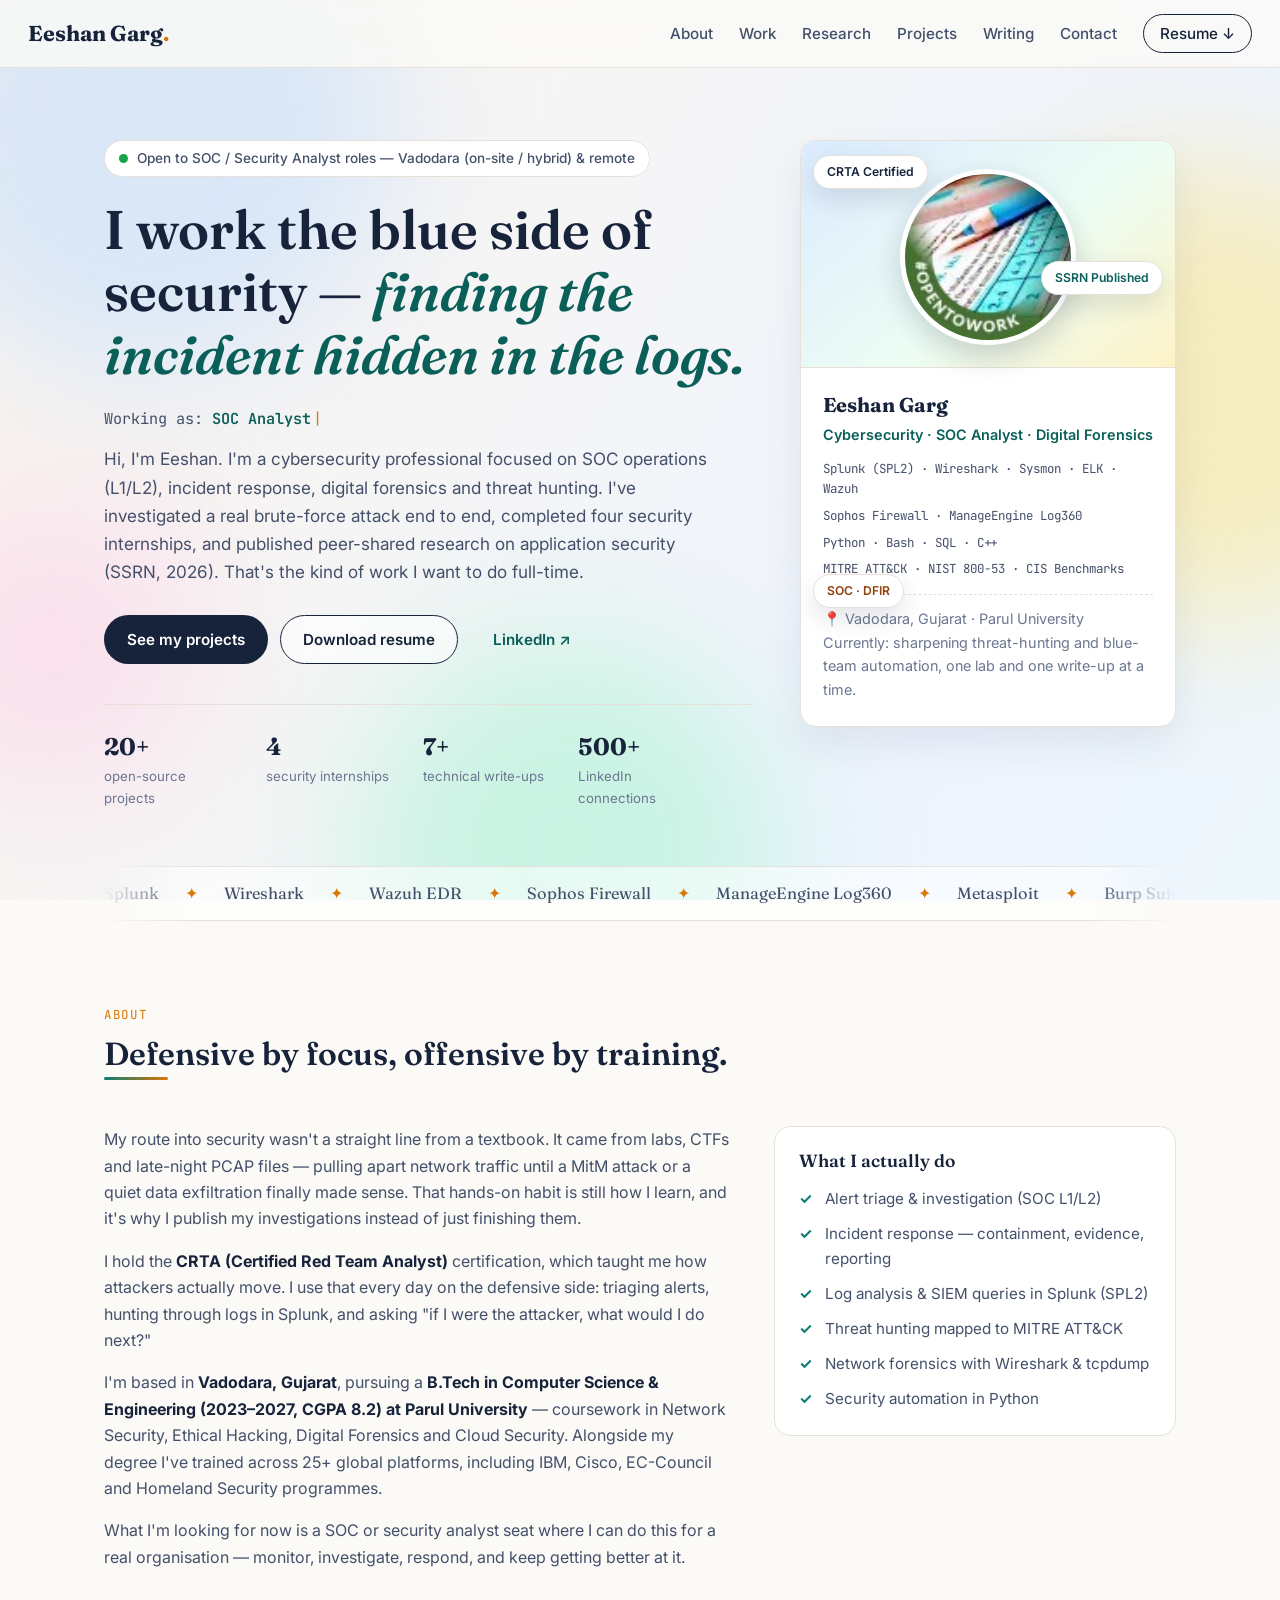
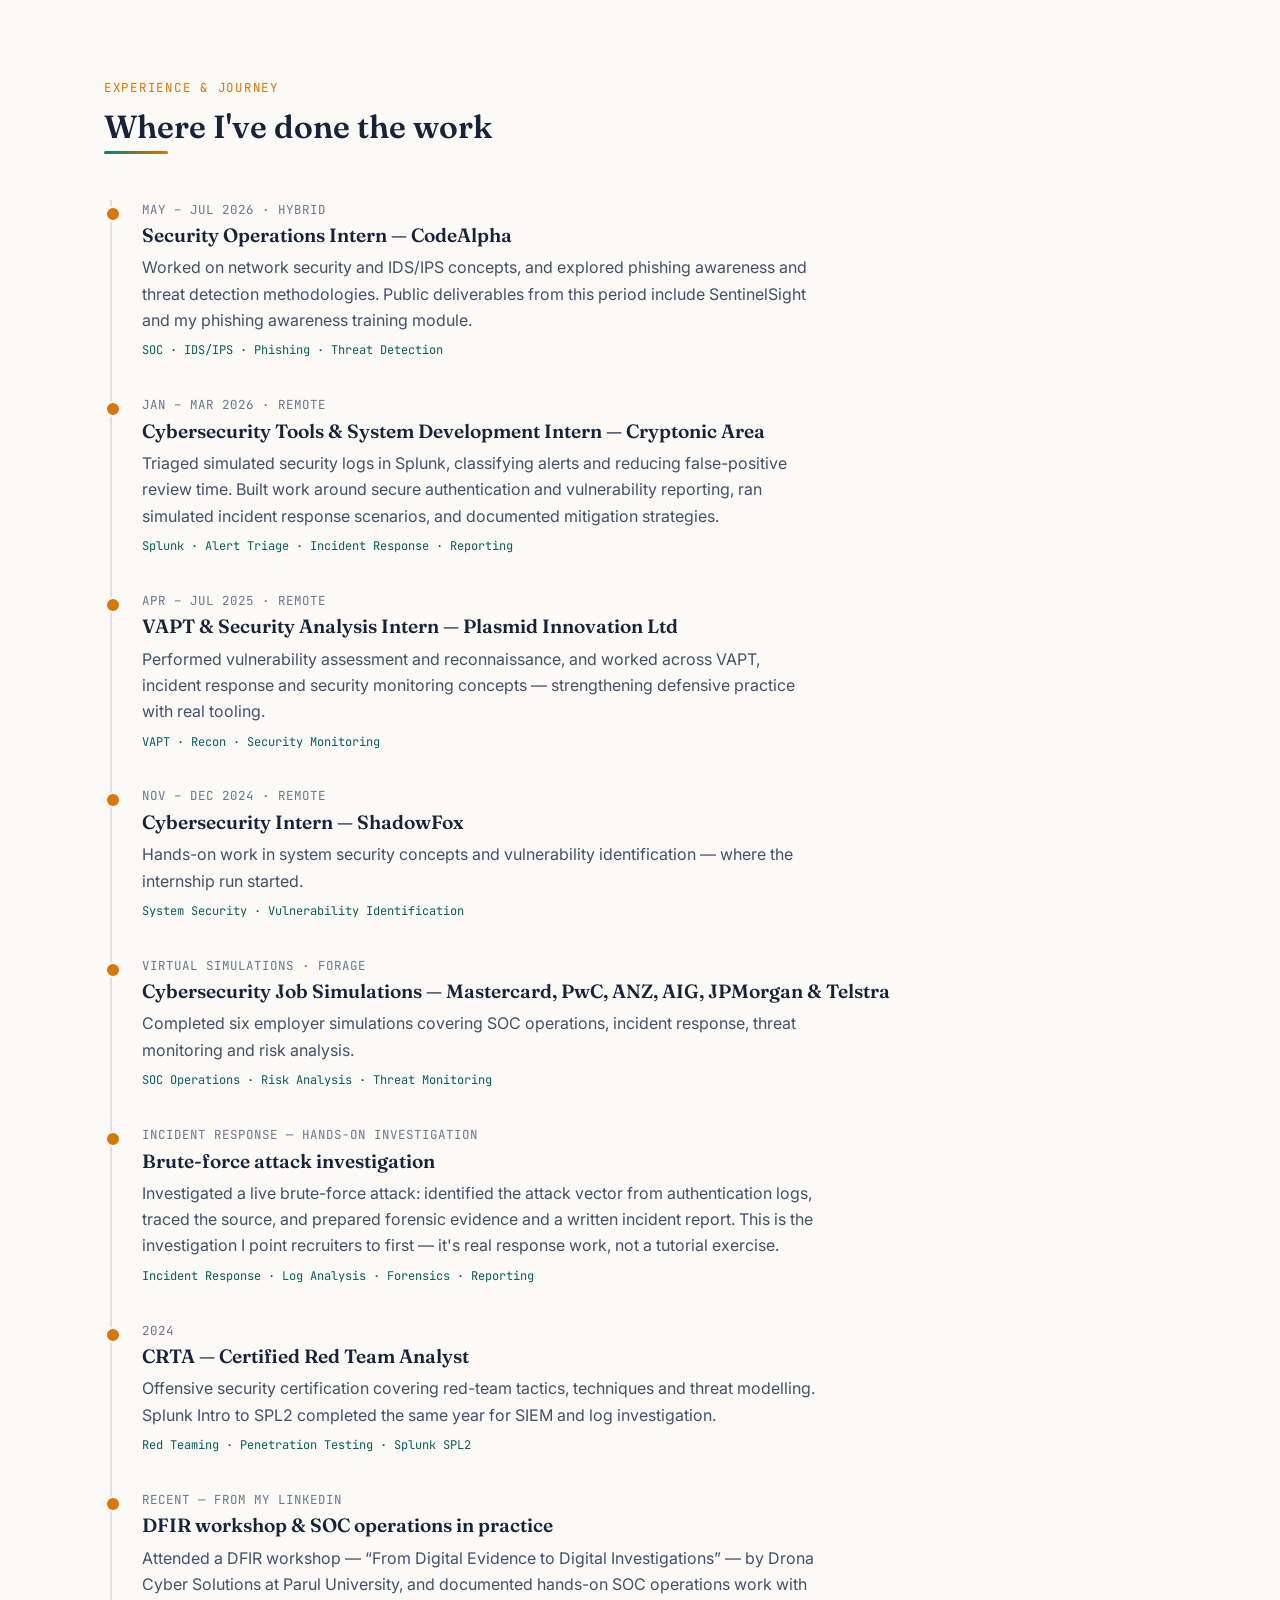
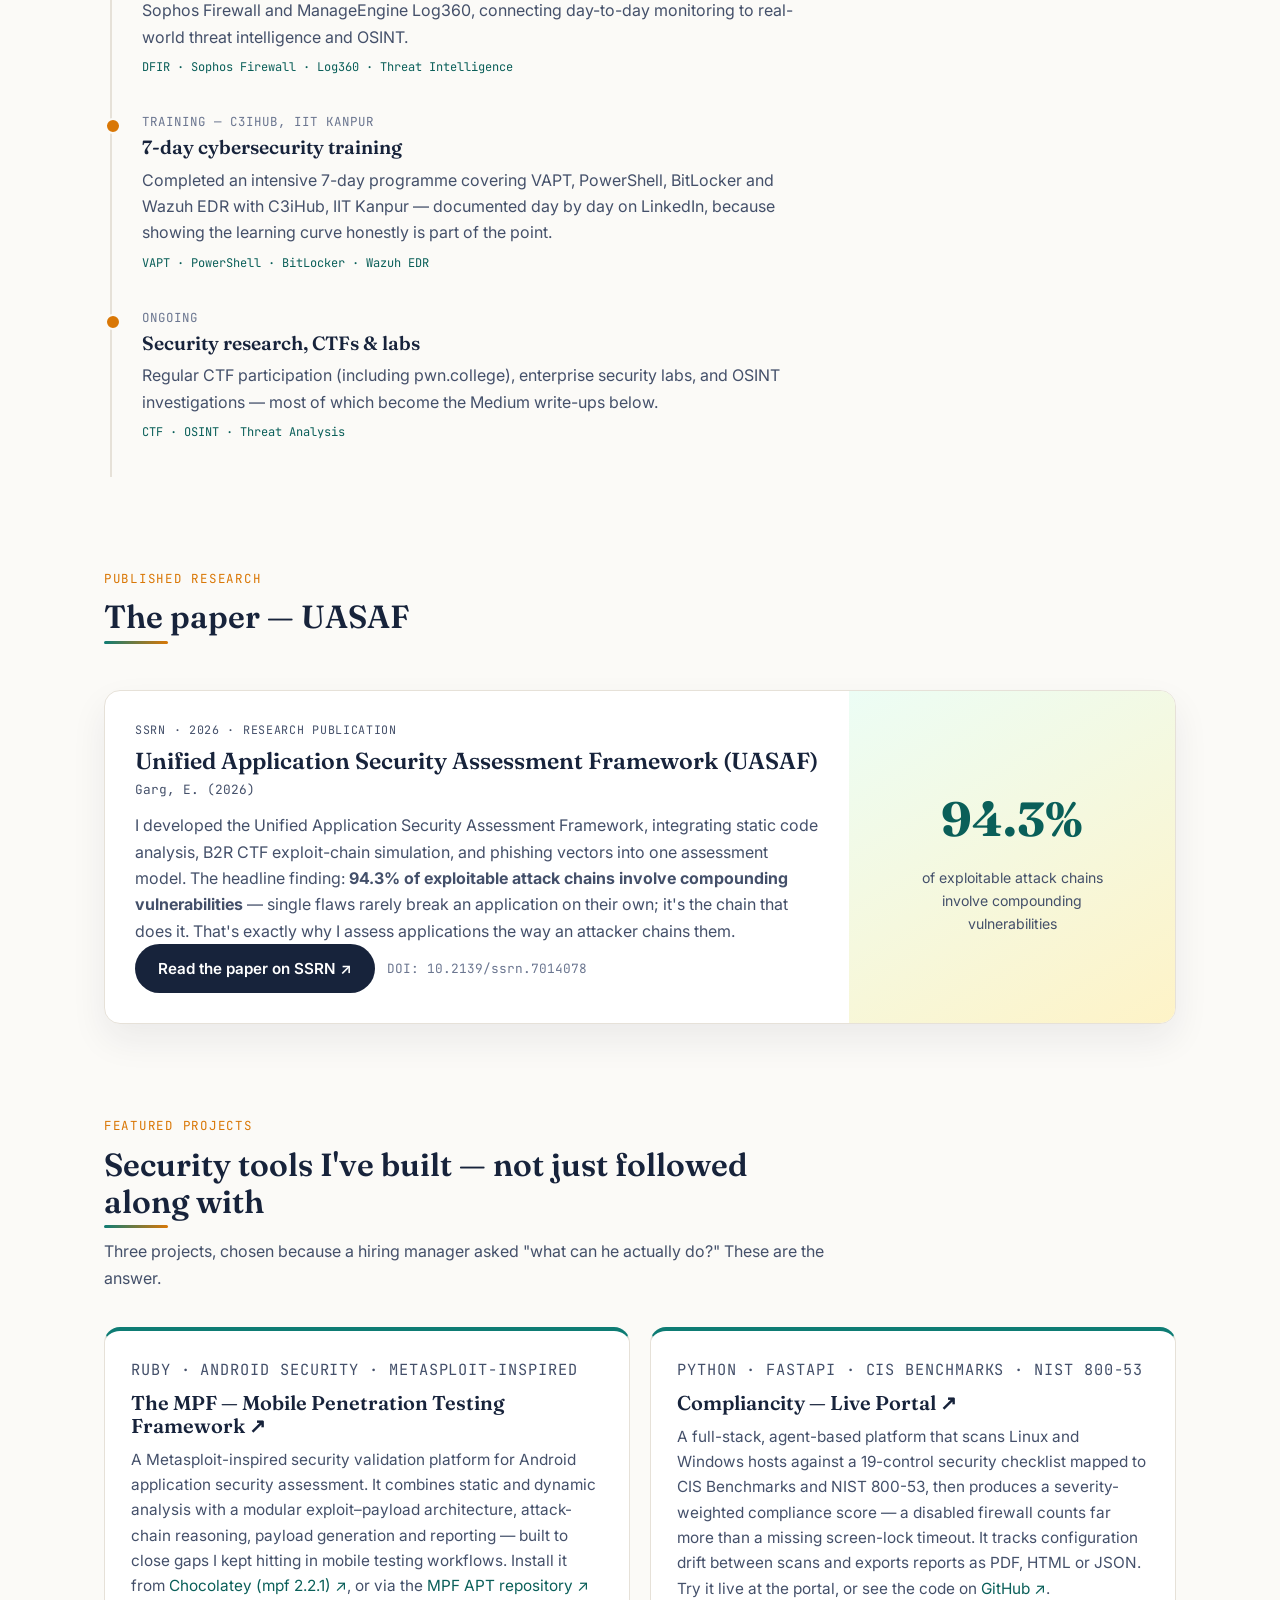
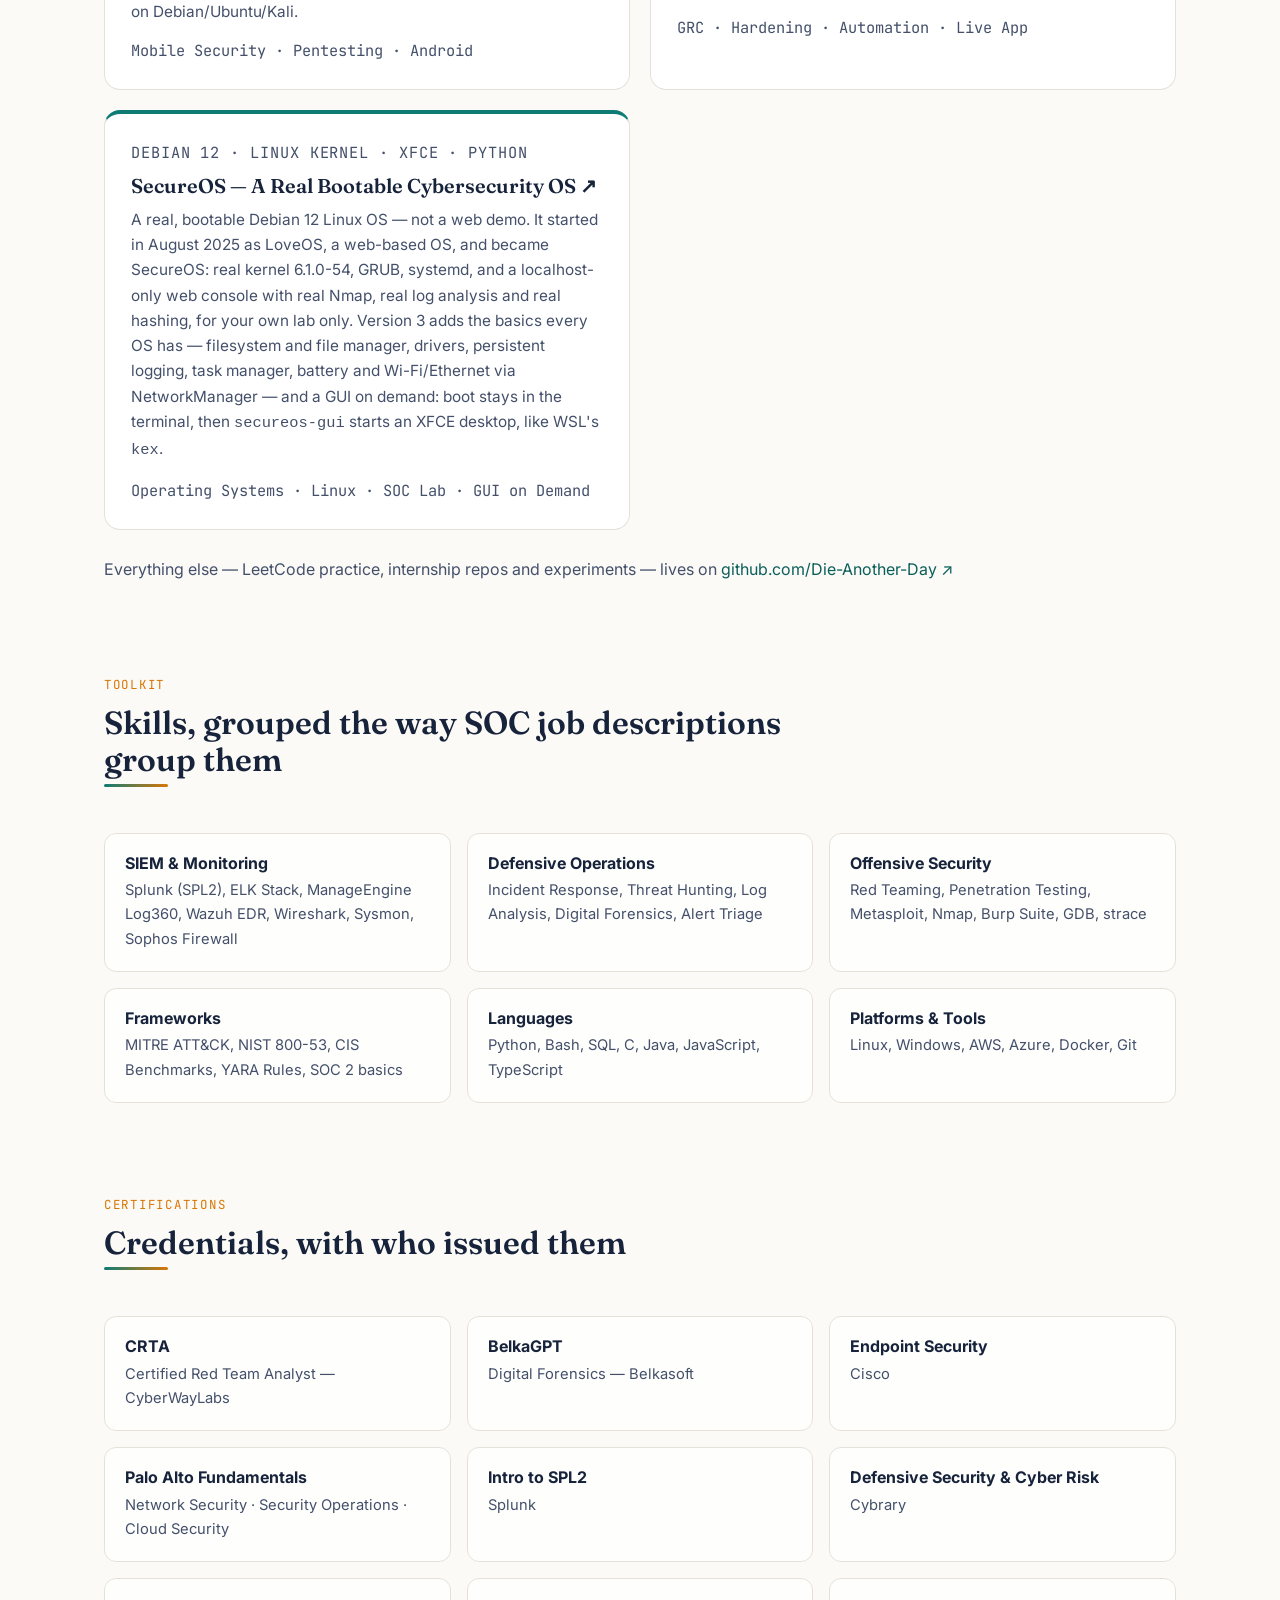
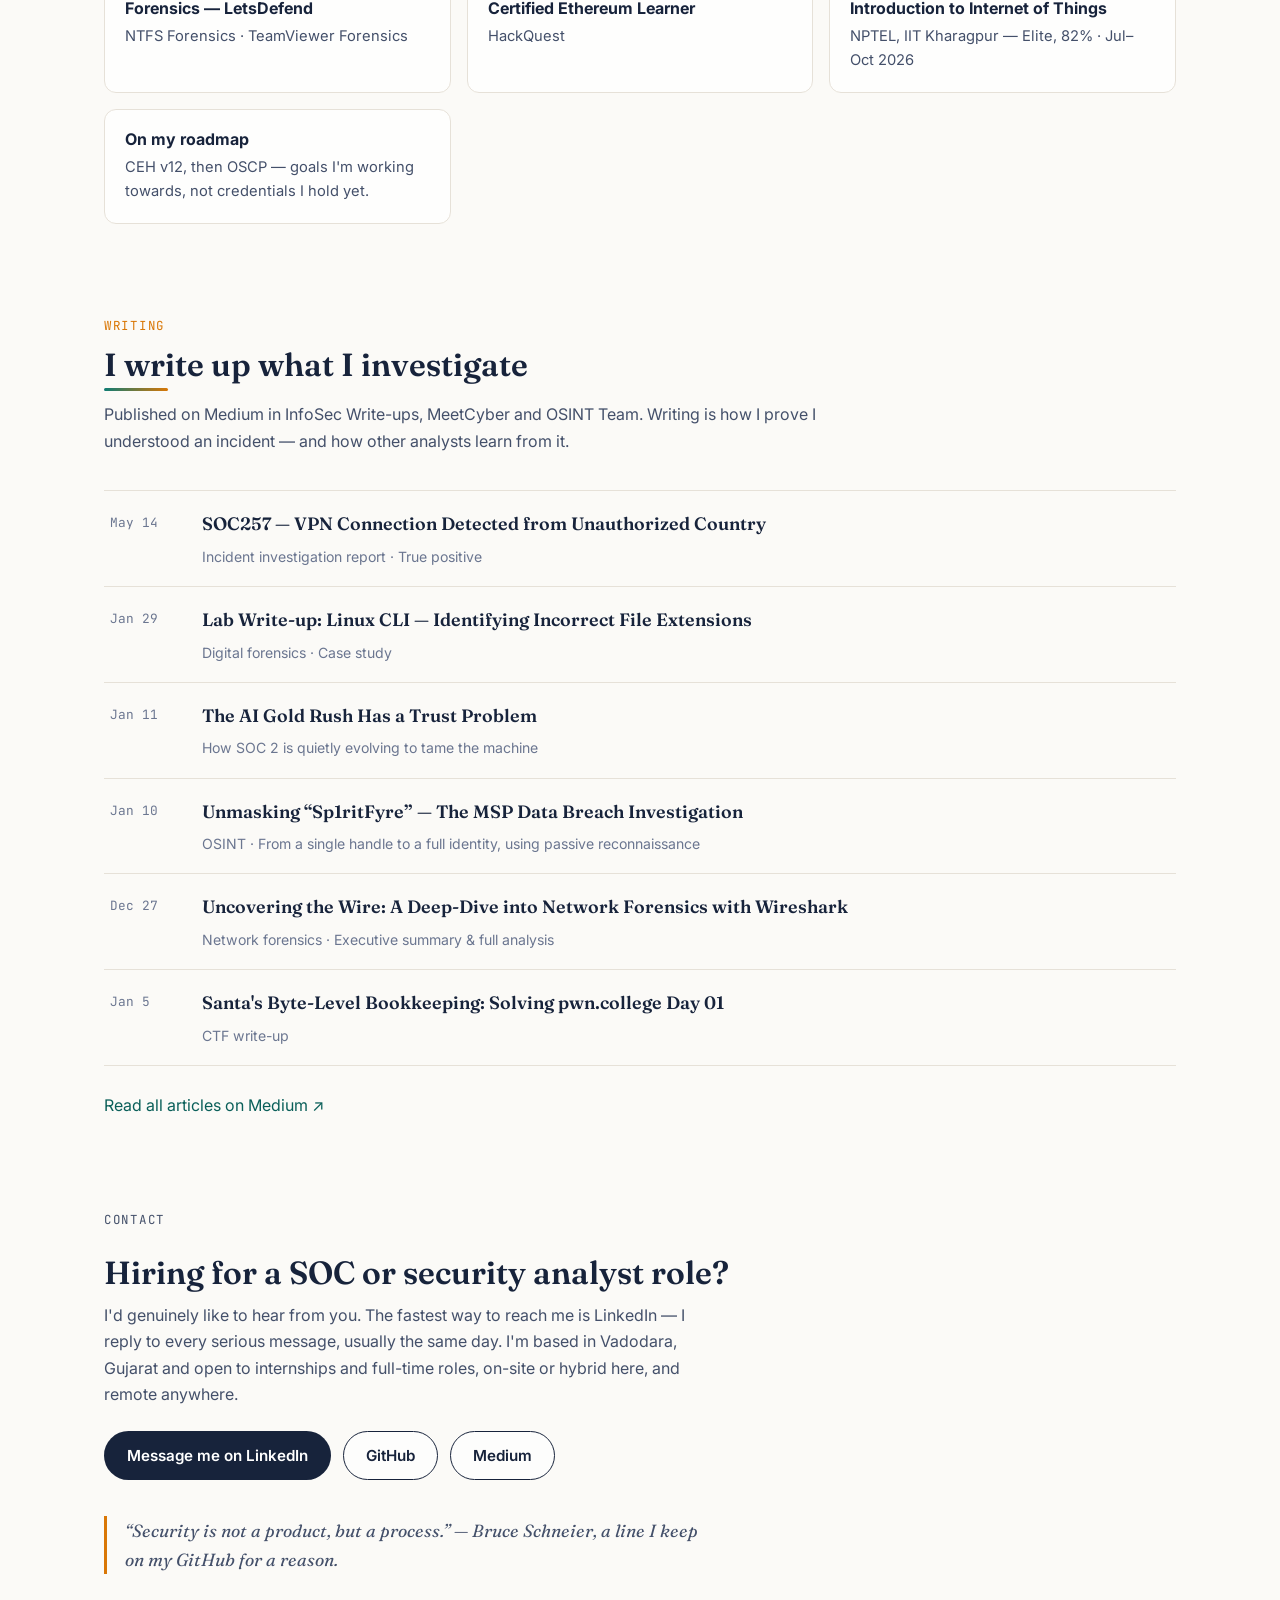
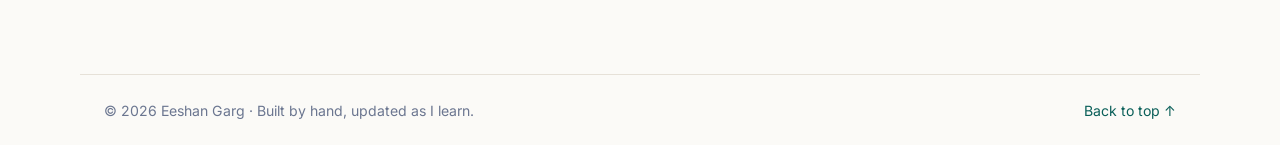
<file: index.html>
<!DOCTYPE html>
<html lang="en">
<head>
<meta charset="UTF-8">
<meta name="viewport" content="width=device-width, initial-scale=1.0">
<title>Eeshan Garg — SOC Analyst &amp; Cybersecurity Professional</title>
<meta name="description" content="Eeshan Garg is a cybersecurity professional from Vadodara, Gujarat, specialising in SOC operations, incident response, threat hunting and digital forensics. CRTA certified, Splunk SPL2, Parul University. Open to SOC / Security Analyst roles — on-site & hybrid in Vadodara, and remote.">
<meta property="og:title" content="Eeshan Garg — SOC Analyst & Cybersecurity Professional">
<meta property="og:description" content="SOC operations, incident response, threat hunting. CRTA certified. I investigate real incidents and write up what I find.">
<meta property="og:type" content="website">
<meta property="og:url" content="https://eeshan-agrawal.vercel.app/">
<link rel="preconnect" href="https://fonts.googleapis.com">
<link rel="preconnect" href="https://fonts.gstatic.com" crossorigin>
<link href="https://fonts.googleapis.com/css2?family=Fraunces:opsz,wght@9..144,500;9..144,600;9..144,700&family=Inter:wght@400;500;600;700&family=JetBrains+Mono:wght@400;500&display=swap" rel="stylesheet">
<link rel="stylesheet" href="styles.css">
<link rel="stylesheet" href="animations.css">
<link rel="icon" href="data:image/svg+xml,<svg xmlns='http://www.w3.org/2000/svg' viewBox='0 0 100 100'><text y='.9em' font-size='90'>🛡</text></svg>">
</head>
<body>
<div class="scroll-progress" id="scrollProgress" aria-hidden="true"></div>

<!-- animated light background -->
<div class="bg" aria-hidden="true">
  <div class="blob blob-1"></div>
  <div class="blob blob-2"></div>
  <div class="blob blob-3"></div>
  <div class="blob blob-4"></div>
</div>

<header class="site-header">
  <a class="brand" href="#top">Eeshan Garg<span class="brand-dot">.</span></a>
  <button class="nav-toggle" aria-label="Open menu" aria-expanded="false">☰</button>
  <nav class="nav" id="nav">
    <a href="#about">About</a>
    <a href="#work">Work</a>
    <a href="#research">Research</a>
    <a href="#projects">Projects</a>
    <a href="#writing">Writing</a>
    <a href="#contact">Contact</a>
    <a class="nav-cta" href="assets/Eeshan_Garg_Resume.pdf" download>Resume ↓</a>
  </nav>
</header>

<main id="top">

  <!-- HERO -->
  <section class="hero">
    <div class="hero-copy">
      <p class="availability"><span class="pulse"></span> Open to SOC / Security Analyst roles — Vadodara (on-site / hybrid) &amp; remote</p>
      <h1>I work the blue side of security — <em>finding the incident hidden in the logs.</em></h1>
      <p class="role-rotator" aria-label="Roles">Working as: <span id="roleText">SOC Analyst</span><span class="caret">|</span></p>
      <p class="hero-sub">
        Hi, I'm Eeshan. I'm a cybersecurity professional focused on SOC operations (L1/L2),
        incident response, digital forensics and threat hunting. I've investigated a real brute-force
        attack end to end, completed four security internships, and published peer-shared research on
        application security (SSRN, 2026). That's the kind of work I want to do full-time.
      </p>
      <div class="hero-actions">
        <a class="btn btn-primary" href="#projects">See my projects</a>
        <a class="btn btn-ghost" href="assets/Eeshan_Garg_Resume.pdf" download>Download resume</a>
        <a class="btn btn-text" href="https://www.linkedin.com/in/eeshangarg888" target="_blank" rel="noopener">LinkedIn ↗</a>
      </div>
      <dl class="stats">
        <div><dt><span class="count" data-count="20">0</span>+</dt><dd>open-source projects</dd></div>
        <div><dt><span class="count" data-count="4">0</span></dt><dd>security internships</dd></div>
        <div><dt><span class="count" data-count="7">0</span>+</dt><dd>technical write-ups</dd></div>
        <div><dt><span class="count" data-count="500">0</span>+</dt><dd>LinkedIn connections</dd></div>
      </dl>
    </div>

    <aside class="hero-card" id="heroCard">
      <span class="float-badge badge-1">CRTA Certified</span>
      <span class="float-badge badge-2">SSRN Published</span>
      <span class="float-badge badge-3">SOC · DFIR</span>
      <!-- Replace assets/profile.jpg with your LinkedIn profile photo (see README).
           Until then your GitHub photo loads automatically. -->
      <div class="photo-band">
        <img class="profile-photo" src="assets/profile.jpg" alt="Eeshan Garg — LinkedIn profile photo"
             onerror="this.onerror=null;this.style.display='none';document.getElementById('photoFallback').style.display='flex';">
        <div class="profile-photo photo-fallback" id="photoFallback" style="display:none" aria-hidden="true">EG</div>
      </div>
      <div class="hero-card-body">
        <p class="card-name">Eeshan Garg</p>
        <p class="card-role">Cybersecurity · SOC Analyst · Digital Forensics</p>
        <ul class="card-list">
          <li>Splunk (SPL2) · Wireshark · Sysmon · ELK · Wazuh</li>
          <li>Sophos Firewall · ManageEngine Log360</li>
          <li>Python · Bash · SQL · C++</li>
          <li>MITRE ATT&amp;CK · NIST 800-53 · CIS Benchmarks</li>
        </ul>
        <p class="card-note">📍 Vadodara, Gujarat · Parul University<br>Currently: sharpening threat-hunting and blue-team automation, one lab and one write-up at a time.</p>
      </div>
    </aside>
  </section>

  <!-- scrolling tools strip -->
  <div class="marquee-wrap" aria-hidden="true">
    <div class="marquee">
      <span>Splunk</span><i>✦</i><span>Wireshark</span><i>✦</i><span>Wazuh EDR</span><i>✦</i><span>Sophos Firewall</span><i>✦</i><span>ManageEngine Log360</span><i>✦</i><span>Metasploit</span><i>✦</i><span>Burp Suite</span><i>✦</i><span>Nmap</span><i>✦</i><span>MITRE ATT&amp;CK</span><i>✦</i><span>YARA Rules</span><i>✦</i><span>Digital Forensics</span><i>✦</i><span>Threat Hunting</span><i>✦</i>
      <span>Splunk</span><i>✦</i><span>Wireshark</span><i>✦</i><span>Wazuh EDR</span><i>✦</i><span>Sophos Firewall</span><i>✦</i><span>ManageEngine Log360</span><i>✦</i><span>Metasploit</span><i>✦</i><span>Burp Suite</span><i>✦</i><span>Nmap</span><i>✦</i><span>MITRE ATT&amp;CK</span><i>✦</i><span>YARA Rules</span><i>✦</i><span>Digital Forensics</span><i>✦</i><span>Threat Hunting</span><i>✦</i>
    </div>
  </div>

  <!-- ABOUT -->
  <section id="about" class="section reveal">
    <div class="section-head">
      <p class="kicker">About</p>
      <h2>Defensive by focus, offensive by training.</h2>
    </div>
    <div class="two-col">
      <div>
        <p>
          My route into security wasn't a straight line from a textbook. It came from labs, CTFs and
          late-night PCAP files — pulling apart network traffic until a MitM attack or a quiet data
          exfiltration finally made sense. That hands-on habit is still how I learn, and it's why I
          publish my investigations instead of just finishing them.
        </p>
        <p>
          I hold the <strong>CRTA (Certified Red Team Analyst)</strong> certification, which taught me how
          attackers actually move. I use that every day on the defensive side: triaging alerts, hunting
          through logs in Splunk, and asking "if I were the attacker, what would I do next?"
        </p>
        <p>
          I'm based in <strong>Vadodara, Gujarat</strong>, pursuing a <strong>B.Tech in Computer Science &
          Engineering (2023–2027, CGPA 8.2) at Parul University</strong> — coursework in Network Security,
          Ethical Hacking, Digital Forensics and Cloud Security. Alongside my degree I've trained across
          25+ global platforms, including IBM, Cisco, EC-Council and Homeland Security programmes.
        </p>
        <p>
          What I'm looking for now is a SOC or security analyst seat where I can do this for a real
          organisation — monitor, investigate, respond, and keep getting better at it.
        </p>
      </div>
      <div class="focus-box">
        <h3>What I actually do</h3>
        <ul class="check-list">
          <li>Alert triage &amp; investigation (SOC L1/L2)</li>
          <li>Incident response — containment, evidence, reporting</li>
          <li>Log analysis &amp; SIEM queries in Splunk (SPL2)</li>
          <li>Threat hunting mapped to MITRE ATT&amp;CK</li>
          <li>Network forensics with Wireshark &amp; tcpdump</li>
          <li>Security automation in Python</li>
        </ul>
      </div>
    </div>
  </section>

  <!-- EXPERIENCE -->
  <section id="work" class="section reveal">
    <div class="section-head">
      <p class="kicker">Experience &amp; journey</p>
      <h2>Where I've done the work</h2>
    </div>
    <ol class="timeline">
      <li>
        <p class="time">May – Jul 2026 · Hybrid</p>
        <h3>Security Operations Intern — CodeAlpha</h3>
        <p>
          Worked on network security and IDS/IPS concepts, and explored phishing awareness and threat
          detection methodologies. Public deliverables from this period include SentinelSight and my
          phishing awareness training module.
        </p>
        <p class="tags">SOC · IDS/IPS · Phishing · Threat Detection</p>
      </li>
      <li>
        <p class="time">Jan – Mar 2026 · Remote</p>
        <h3>Cybersecurity Tools &amp; System Development Intern — Cryptonic Area</h3>
        <p>
          Triaged simulated security logs in Splunk, classifying alerts and reducing false-positive
          review time. Built work around secure authentication and vulnerability reporting, ran
          simulated incident response scenarios, and documented mitigation strategies.
        </p>
        <p class="tags">Splunk · Alert Triage · Incident Response · Reporting</p>
      </li>
      <li>
        <p class="time">Apr – Jul 2025 · Remote</p>
        <h3>VAPT &amp; Security Analysis Intern — Plasmid Innovation Ltd</h3>
        <p>
          Performed vulnerability assessment and reconnaissance, and worked across VAPT, incident
          response and security monitoring concepts — strengthening defensive practice with real tooling.
        </p>
        <p class="tags">VAPT · Recon · Security Monitoring</p>
      </li>
      <li>
        <p class="time">Nov – Dec 2024 · Remote</p>
        <h3>Cybersecurity Intern — ShadowFox</h3>
        <p>Hands-on work in system security concepts and vulnerability identification — where the internship run started.</p>
        <p class="tags">System Security · Vulnerability Identification</p>
      </li>
      <li>
        <p class="time">Virtual simulations · Forage</p>
        <h3>Cybersecurity Job Simulations — Mastercard, PwC, ANZ, AIG, JPMorgan &amp; Telstra</h3>
        <p>Completed six employer simulations covering SOC operations, incident response, threat monitoring and risk analysis.</p>
        <p class="tags">SOC Operations · Risk Analysis · Threat Monitoring</p>
      </li>
      <li>
        <p class="time">Incident Response — hands-on investigation</p>
        <h3>Brute-force attack investigation</h3>
        <p>
          Investigated a live brute-force attack: identified the attack vector from authentication logs,
          traced the source, and prepared forensic evidence and a written incident report. This is the
          investigation I point recruiters to first — it's real response work, not a tutorial exercise.
        </p>
        <p class="tags">Incident Response · Log Analysis · Forensics · Reporting</p>
      </li>
      <li>
        <p class="time">2024</p>
        <h3>CRTA — Certified Red Team Analyst</h3>
        <p>Offensive security certification covering red-team tactics, techniques and threat modelling. Splunk Intro to SPL2 completed the same year for SIEM and log investigation.</p>
        <p class="tags">Red Teaming · Penetration Testing · Splunk SPL2</p>
      </li>
      <li>
        <p class="time">Recent — from my LinkedIn</p>
        <h3>DFIR workshop &amp; SOC operations in practice</h3>
        <p>
          Attended a DFIR workshop — “From Digital Evidence to Digital Investigations” — by Drona Cyber
          Solutions at Parul University, and documented hands-on SOC operations work with Sophos Firewall
          and ManageEngine Log360, connecting day-to-day monitoring to real-world threat intelligence and OSINT.
        </p>
        <p class="tags">DFIR · Sophos Firewall · Log360 · Threat Intelligence</p>
      </li>
      <li>
        <p class="time">Training — C3iHub, IIT Kanpur</p>
        <h3>7-day cybersecurity training</h3>
        <p>
          Completed an intensive 7-day programme covering VAPT, PowerShell, BitLocker and Wazuh EDR
          with C3iHub, IIT Kanpur — documented day by day on LinkedIn, because showing the learning
          curve honestly is part of the point.
        </p>
        <p class="tags">VAPT · PowerShell · BitLocker · Wazuh EDR</p>
      </li>
      <li>
        <p class="time">Ongoing</p>
        <h3>Security research, CTFs &amp; labs</h3>
        <p>
          Regular CTF participation (including pwn.college), enterprise security labs, and OSINT
          investigations — most of which become the Medium write-ups below.
        </p>
        <p class="tags">CTF · OSINT · Threat Analysis</p>
      </li>
    </ol>
  </section>

  <!-- RESEARCH -->
  <section id="research" class="section reveal">
    <div class="section-head">
      <p class="kicker">Published research</p>
      <h2>The paper — UASAF</h2>
    </div>
    <article class="paper-card">
      <div class="paper-main">
        <p class="project-meta">SSRN · 2026 · Research Publication</p>
        <h3>Unified Application Security Assessment Framework (UASAF)</h3>
        <p class="paper-author">Garg, E. (2026)</p>
        <p>
          I developed the Unified Application Security Assessment Framework, integrating static code
          analysis, B2R CTF exploit-chain simulation, and phishing vectors into one assessment model.
          The headline finding: <strong>94.3% of exploitable attack chains involve compounding
          vulnerabilities</strong> — single flaws rarely break an application on their own; it's the
          chain that does it. That's exactly why I assess applications the way an attacker chains them.
        </p>
        <div class="hero-actions">
          <a class="btn btn-primary" href="https://doi.org/10.2139/ssrn.7014078" target="_blank" rel="noopener">Read the paper on SSRN ↗</a>
          <span class="doi">DOI: 10.2139/ssrn.7014078</span>
        </div>
      </div>
      <div class="paper-stat">
        <span class="paper-big"><span class="count" data-count="94.3" data-decimal="1">0</span>%</span>
        <span class="paper-caption">of exploitable attack chains involve compounding vulnerabilities</span>
      </div>
    </article>
  </section>

  <!-- PROJECTS -->
  <section id="projects" class="section reveal">
    <div class="section-head">
      <p class="kicker">Featured projects</p>
      <h2>Security tools I've built — not just followed along with</h2>
      <p class="section-sub">Three projects, chosen because a hiring manager asked "what can he actually do?" These are the answer.</p>
    </div>

    <div class="project-grid">
      <article class="project-card featured">
        <p class="project-meta">Ruby · Android Security · Metasploit-inspired</p>
        <h3><a href="https://github.com/Die-Another-Day/The-MPF" target="_blank" rel="noopener">The MPF — Mobile Penetration Testing Framework ↗</a></h3>
        <p>A Metasploit-inspired security validation platform for Android application security assessment. It combines static and dynamic analysis with a modular exploit–payload architecture, attack-chain reasoning, payload generation and reporting — built to close gaps I kept hitting in mobile testing workflows. Install it from <a href="https://community.chocolatey.org/packages/mpf/2.2.1" target="_blank" rel="noopener">Chocolatey (mpf 2.2.1) ↗</a>, or via the <a href="https://die-another-day.github.io/The-MPF-APT" target="_blank" rel="noopener">MPF APT repository ↗</a> on Debian/Ubuntu/Kali.</p>
        <p class="project-foot">Mobile Security · Pentesting · Android</p>
      </article>

      <article class="project-card featured">
        <p class="project-meta">Python · FastAPI · CIS Benchmarks · NIST 800-53</p>
        <h3><a href="https://compliancity.vercel.app/" target="_blank" rel="noopener">Compliancity — Live Portal ↗</a></h3>
        <p>A full-stack, agent-based platform that scans Linux and Windows hosts against a 19-control security checklist mapped to CIS Benchmarks and NIST 800-53, then produces a severity-weighted compliance score — a disabled firewall counts far more than a missing screen-lock timeout. It tracks configuration drift between scans and exports reports as PDF, HTML or JSON. Try it live at the portal, or see the code on <a href="https://github.com/Die-Another-Day/Security-Policy-Compliance-Checker" target="_blank" rel="noopener">GitHub ↗</a>.</p>
        <p class="project-foot">GRC · Hardening · Automation · Live App</p>
      </article>

      <article class="project-card featured">
        <p class="project-meta">Debian 12 · Linux Kernel · XFCE · Python</p>
        <h3><a href="https://github.com/Die-Another-Day/SecureOS" target="_blank" rel="noopener">SecureOS — A Real Bootable Cybersecurity OS ↗</a></h3>
        <p>A real, bootable Debian 12 Linux OS — not a web demo. It started in August 2025 as LoveOS, a web-based OS, and became SecureOS: real kernel 6.1.0-54, GRUB, systemd, and a localhost-only web console with real Nmap, real log analysis and real hashing, for your own lab only. Version 3 adds the basics every OS has — filesystem and file manager, drivers, persistent logging, task manager, battery and Wi-Fi/Ethernet via NetworkManager — and a GUI on demand: boot stays in the terminal, then <code>secureos-gui</code> starts an XFCE desktop, like WSL's <code>kex</code>.</p>
        <p class="project-foot">Operating Systems · Linux · SOC Lab · GUI on Demand</p>
      </article>
    </div>
    <p class="more-link">Everything else — LeetCode practice, internship repos and experiments — lives on <a href="https://github.com/Die-Another-Day/" target="_blank" rel="noopener">github.com/Die-Another-Day ↗</a></p>
  </section>

  <!-- SKILLS -->
  <section class="section reveal">
    <div class="section-head">
      <p class="kicker">Toolkit</p>
      <h2>Skills, grouped the way SOC job descriptions group them</h2>
    </div>
    <div class="skills-grid">
      <div class="skill-box"><h3>SIEM &amp; Monitoring</h3><p>Splunk (SPL2), ELK Stack, ManageEngine Log360, Wazuh EDR, Wireshark, Sysmon, Sophos Firewall</p></div>
      <div class="skill-box"><h3>Defensive Operations</h3><p>Incident Response, Threat Hunting, Log Analysis, Digital Forensics, Alert Triage</p></div>
      <div class="skill-box"><h3>Offensive Security</h3><p>Red Teaming, Penetration Testing, Metasploit, Nmap, Burp Suite, GDB, strace</p></div>
      <div class="skill-box"><h3>Frameworks</h3><p>MITRE ATT&amp;CK, NIST 800-53, CIS Benchmarks, YARA Rules, SOC 2 basics</p></div>
      <div class="skill-box"><h3>Languages</h3><p>Python, Bash, SQL, C, Java, JavaScript, TypeScript</p></div>
      <div class="skill-box"><h3>Platforms &amp; Tools</h3><p>Linux, Windows, AWS, Azure, Docker, Git</p></div>
    </div>
  </section>

  <!-- CERTIFICATIONS -->
  <section class="section reveal">
    <div class="section-head">
      <p class="kicker">Certifications</p>
      <h2>Credentials, with who issued them</h2>
    </div>
    <div class="skills-grid">
      <div class="skill-box"><h3>CRTA</h3><p>Certified Red Team Analyst — CyberWayLabs</p></div>
      <div class="skill-box"><h3>BelkaGPT</h3><p>Digital Forensics — Belkasoft</p></div>
      <div class="skill-box"><h3>Endpoint Security</h3><p>Cisco</p></div>
      <div class="skill-box"><h3>Palo Alto Fundamentals</h3><p>Network Security · Security Operations · Cloud Security</p></div>
      <div class="skill-box"><h3>Intro to SPL2</h3><p>Splunk</p></div>
      <div class="skill-box"><h3>Defensive Security &amp; Cyber Risk</h3><p>Cybrary</p></div>
      <div class="skill-box"><h3>Forensics — LetsDefend</h3><p>NTFS Forensics · TeamViewer Forensics</p></div>
      <div class="skill-box"><h3>Certified Ethereum Learner</h3><p>HackQuest</p></div>
      <div class="skill-box"><h3>Introduction to Internet of Things</h3><p>NPTEL, IIT Kharagpur — Elite, 82% · Jul–Oct 2026</p></div>
      <div class="skill-box"><h3>On my roadmap</h3><p>CEH v12, then OSCP — goals I'm working towards, not credentials I hold yet.</p></div>
    </div>
  </section>

  <!-- WRITING -->
  <section id="writing" class="section reveal">
    <div class="section-head">
      <p class="kicker">Writing</p>
      <h2>I write up what I investigate</h2>
      <p class="section-sub">Published on Medium in InfoSec Write-ups, MeetCyber and OSINT Team. Writing is how I prove I understood an incident — and how other analysts learn from it.</p>
    </div>
    <ul class="writing-list">
      <li>
        <a href="https://eeshan-agrawal.medium.com/" target="_blank" rel="noopener">
          <span class="w-date">May 14</span>
          <span class="w-title">SOC257 — VPN Connection Detected from Unauthorized Country</span>
          <span class="w-sub">Incident investigation report · True positive</span>
        </a>
      </li>
      <li>
        <a href="https://eeshan-agrawal.medium.com/" target="_blank" rel="noopener">
          <span class="w-date">Jan 29</span>
          <span class="w-title">Lab Write-up: Linux CLI — Identifying Incorrect File Extensions</span>
          <span class="w-sub">Digital forensics · Case study</span>
        </a>
      </li>
      <li>
        <a href="https://eeshan-agrawal.medium.com/" target="_blank" rel="noopener">
          <span class="w-date">Jan 11</span>
          <span class="w-title">The AI Gold Rush Has a Trust Problem</span>
          <span class="w-sub">How SOC 2 is quietly evolving to tame the machine</span>
        </a>
      </li>
      <li>
        <a href="https://eeshan-agrawal.medium.com/" target="_blank" rel="noopener">
          <span class="w-date">Jan 10</span>
          <span class="w-title">Unmasking “Sp1ritFyre” — The MSP Data Breach Investigation</span>
          <span class="w-sub">OSINT · From a single handle to a full identity, using passive reconnaissance</span>
        </a>
      </li>
      <li>
        <a href="https://eeshan-agrawal.medium.com/" target="_blank" rel="noopener">
          <span class="w-date">Dec 27</span>
          <span class="w-title">Uncovering the Wire: A Deep-Dive into Network Forensics with Wireshark</span>
          <span class="w-sub">Network forensics · Executive summary &amp; full analysis</span>
        </a>
      </li>
      <li>
        <a href="https://eeshan-agrawal.medium.com/" target="_blank" rel="noopener">
          <span class="w-date">Jan 5</span>
          <span class="w-title">Santa's Byte-Level Bookkeeping: Solving pwn.college Day 01</span>
          <span class="w-sub">CTF write-up</span>
        </a>
      </li>
    </ul>
    <p class="more-link"><a href="https://eeshan-agrawal.medium.com/" target="_blank" rel="noopener">Read all articles on Medium ↗</a></p>
  </section>

  <!-- CONTACT -->
  <section id="contact" class="section contact reveal">
    <p class="kicker">Contact</p>
    <h2>Hiring for a SOC or security analyst role?</h2>
    <p>
      I'd genuinely like to hear from you. The fastest way to reach me is LinkedIn —
      I reply to every serious message, usually the same day. I'm based in Vadodara, Gujarat
      and open to internships and full-time roles, on-site or hybrid here, and remote anywhere.
    </p>
    <div class="hero-actions">
      <a class="btn btn-primary" href="https://www.linkedin.com/in/eeshangarg888" target="_blank" rel="noopener">Message me on LinkedIn</a>
      <a class="btn btn-ghost" href="https://github.com/Die-Another-Day/" target="_blank" rel="noopener">GitHub</a>
      <a class="btn btn-ghost" href="https://eeshan-agrawal.medium.com/" target="_blank" rel="noopener">Medium</a>
    </div>
    <blockquote class="quote">“Security is not a product, but a process.” — Bruce Schneier, a line I keep on my GitHub for a reason.</blockquote>
  </section>

</main>

<footer>
  <p>© <span id="year"></span> Eeshan Garg · Built by hand, updated as I learn.</p>
  <p><a href="#top">Back to top ↑</a></p>
</footer>

<script src="script.js"></script>
</body>
</html>
</file>
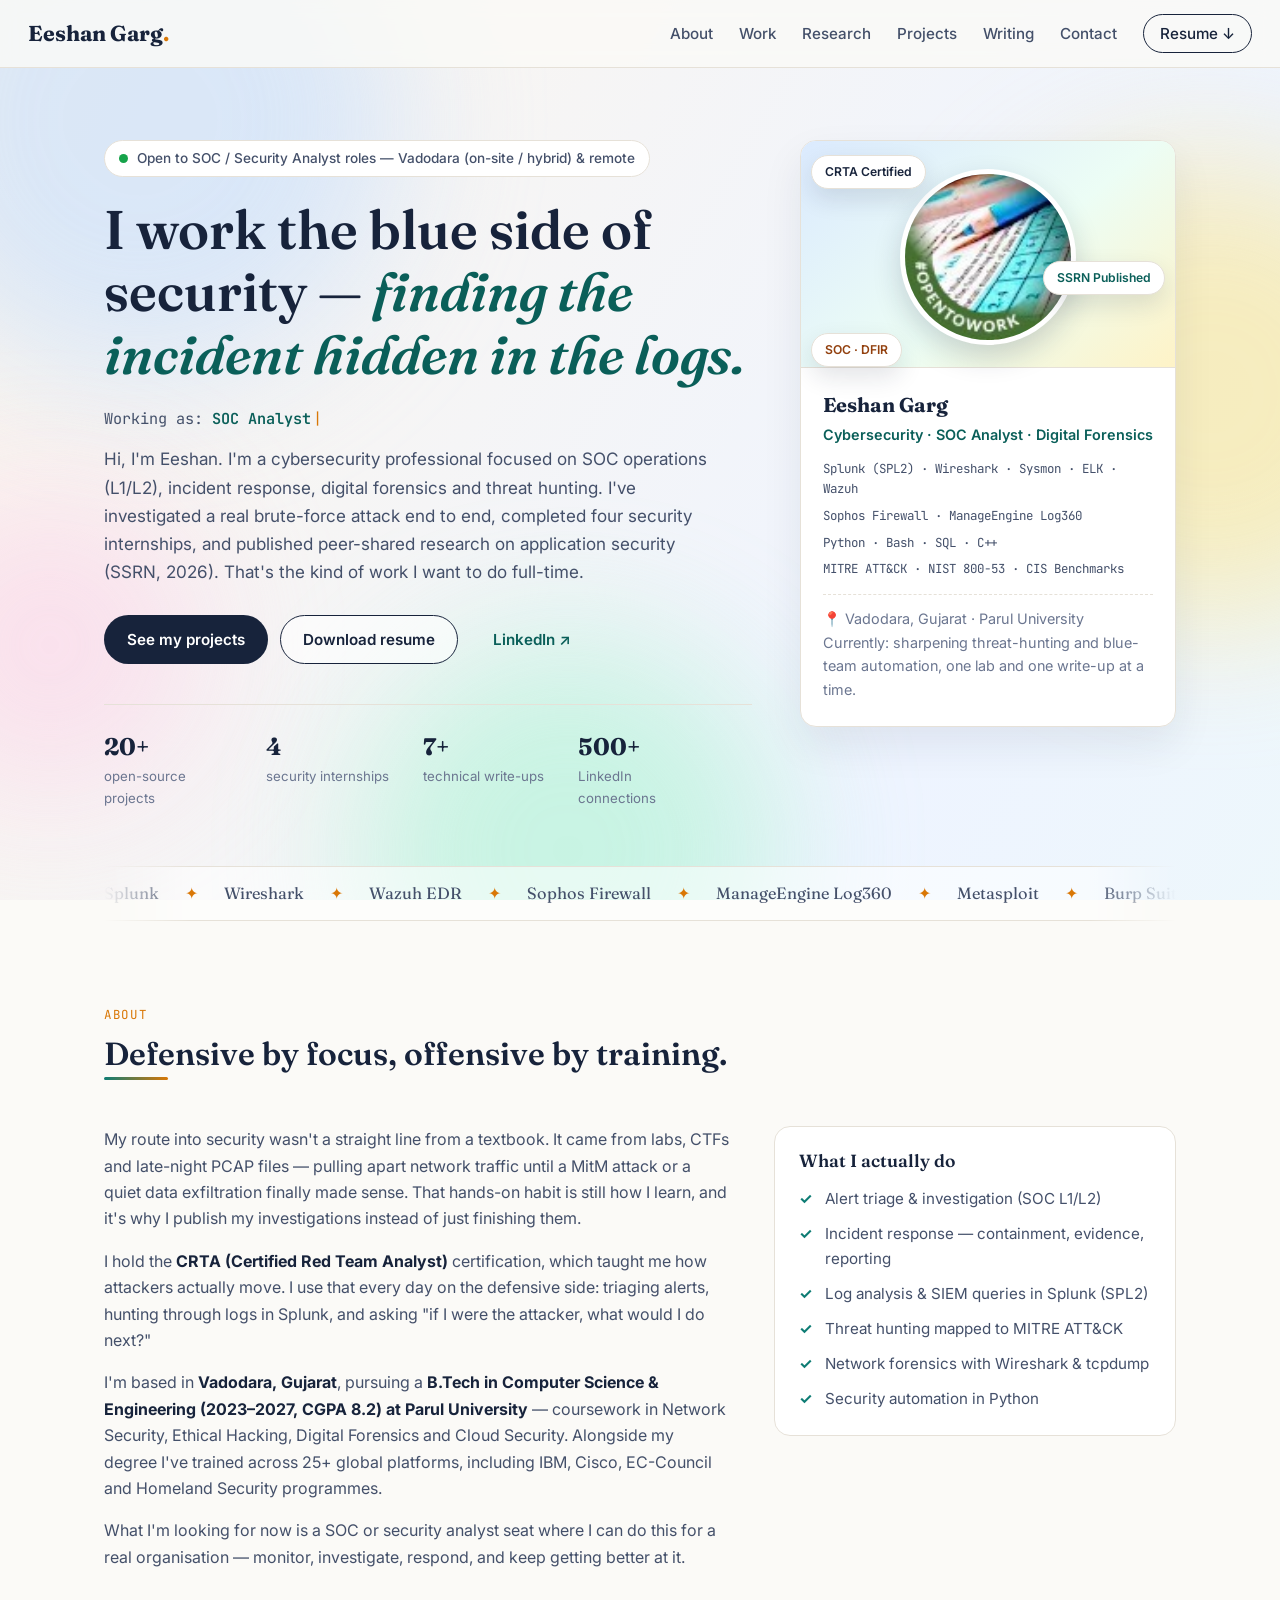
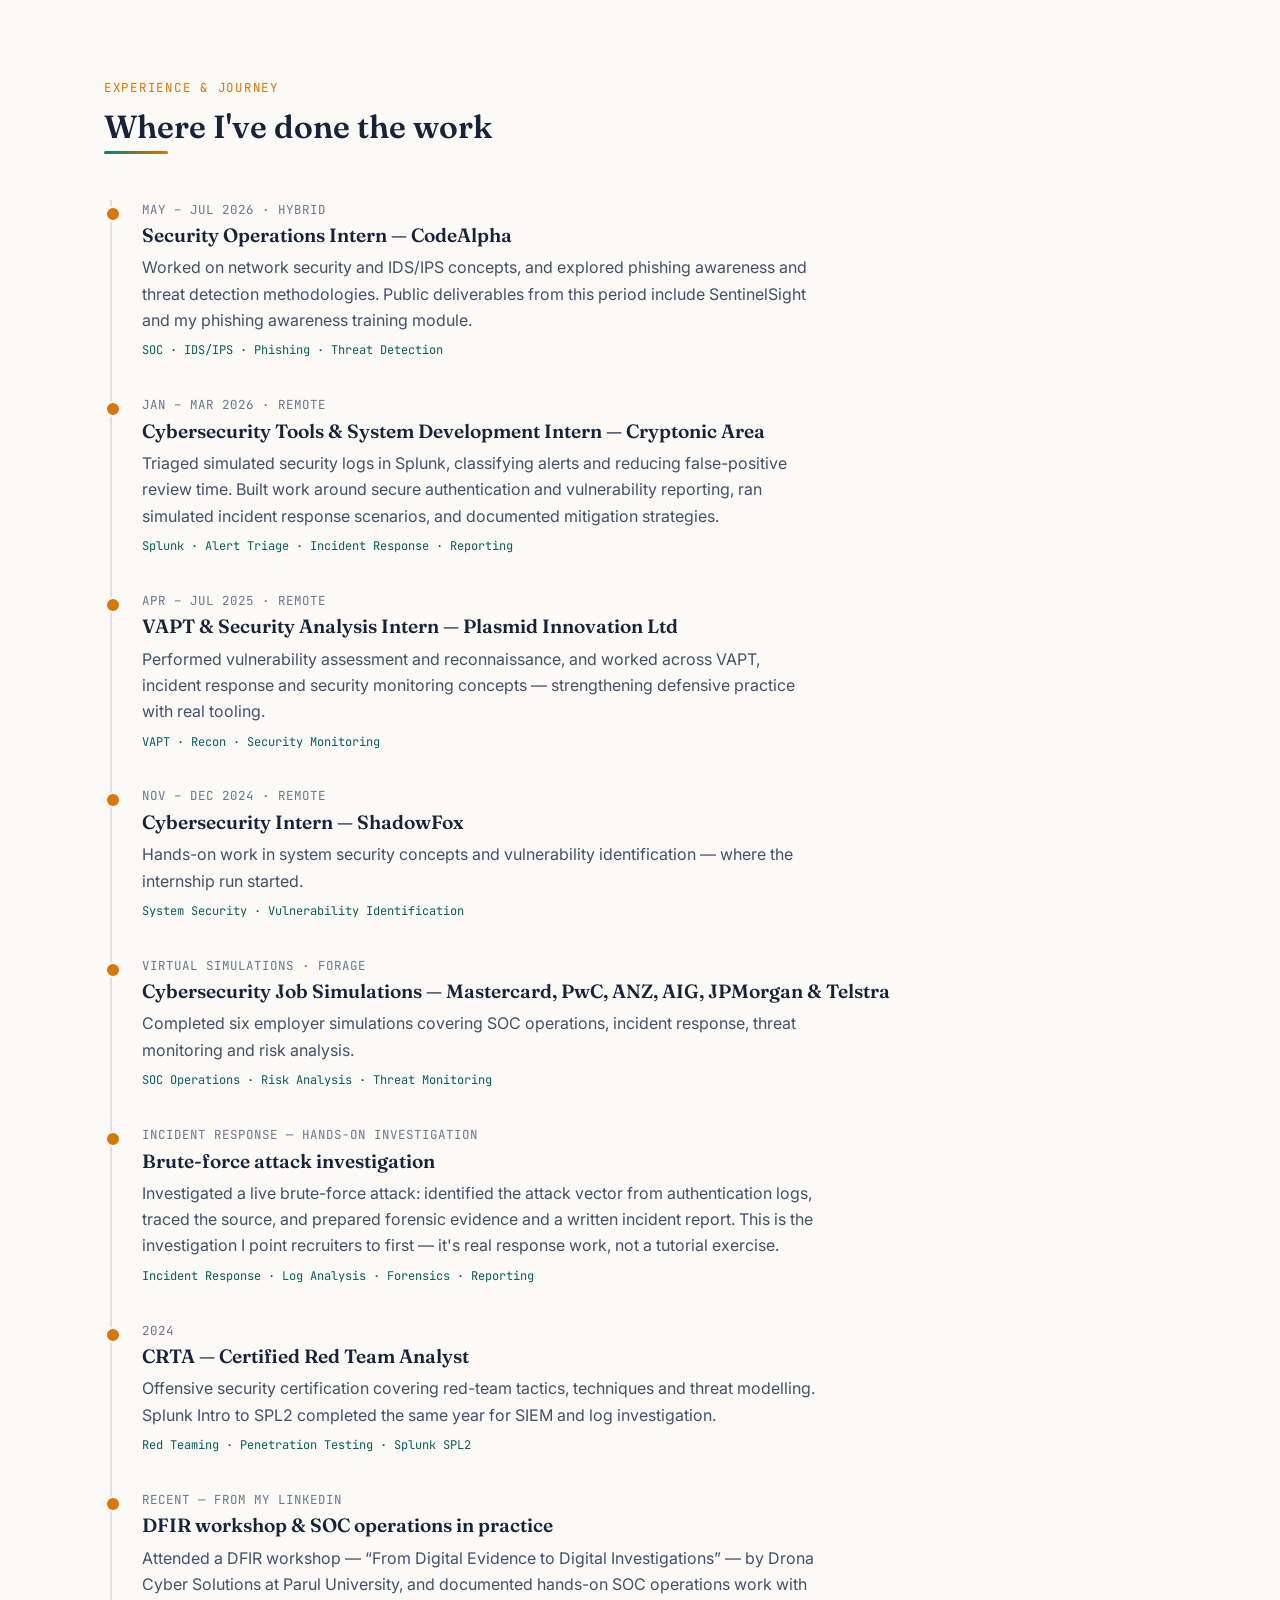
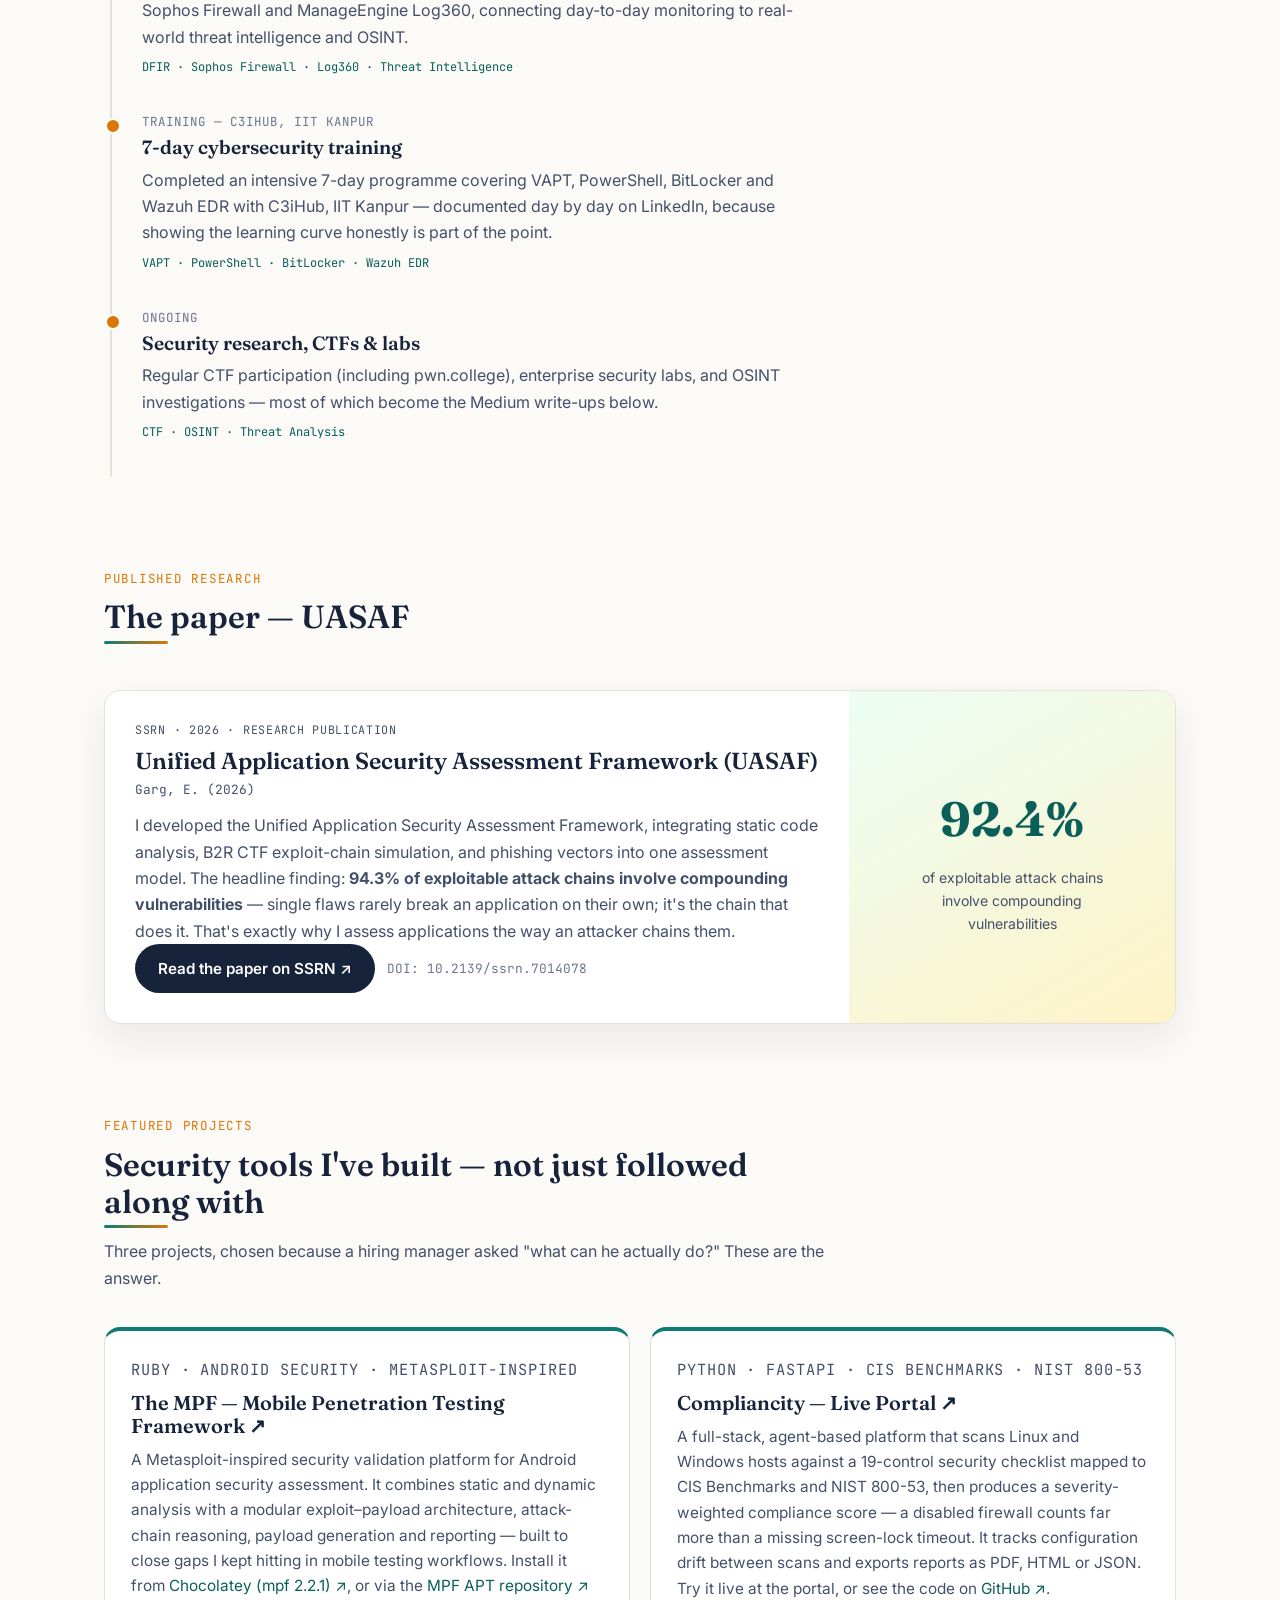
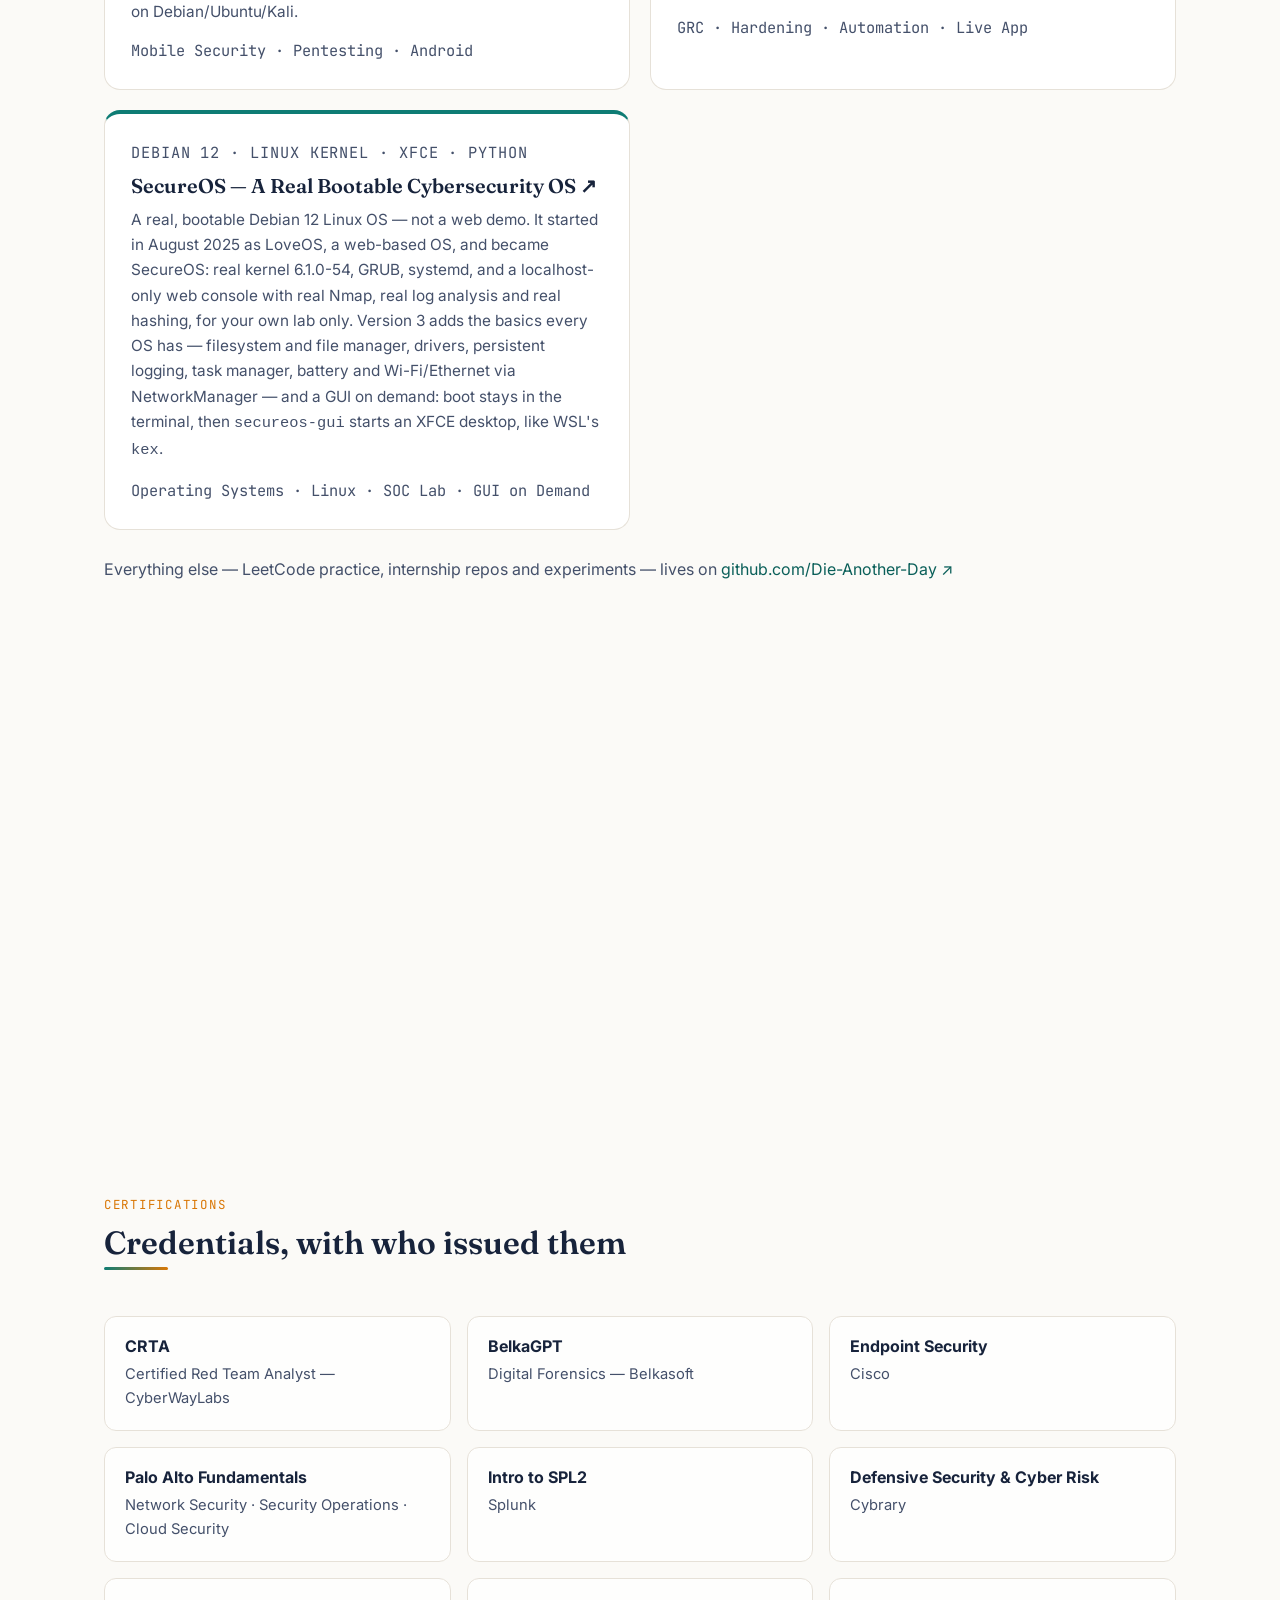
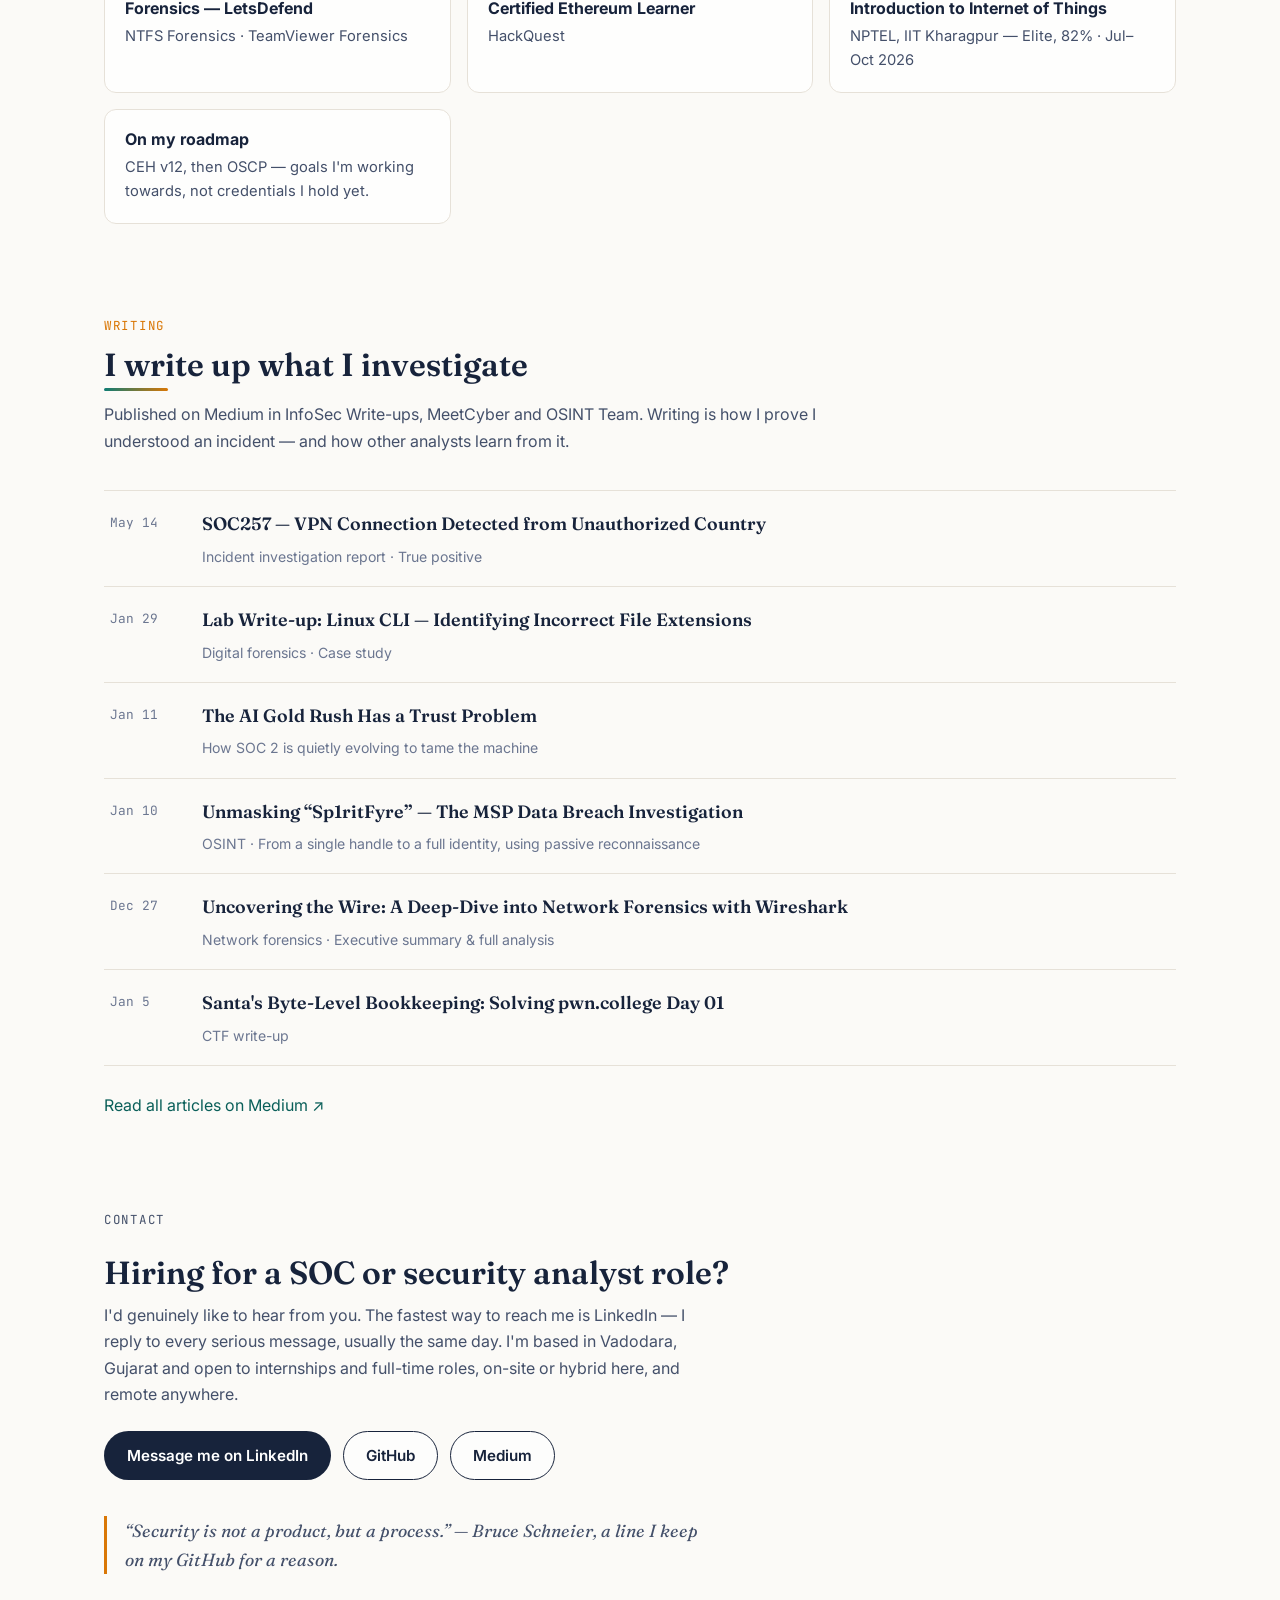
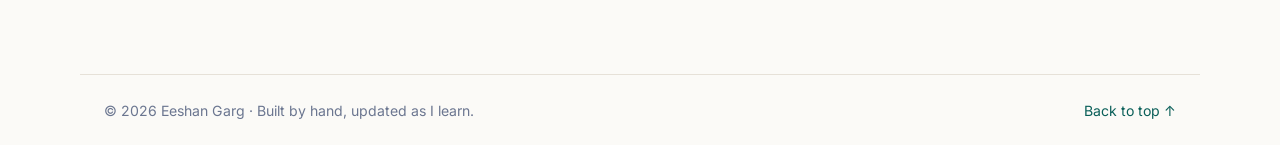
<file: preview-single-file.html>
<!DOCTYPE html>
<html lang="en">
<head>
<meta charset="UTF-8">
<meta name="viewport" content="width=device-width, initial-scale=1.0, viewport-fit=cover">
<meta name="color-scheme" content="light">
<title>Eeshan Garg — SOC Analyst &amp; Cybersecurity Professional</title>
<meta name="description" content="Eeshan Garg is a cybersecurity professional from Vadodara, Gujarat, specialising in SOC operations, incident response, threat hunting and digital forensics. CRTA certified, Splunk SPL2, Parul University. Open to SOC / Security Analyst roles — on-site & hybrid in Vadodara, and remote.">
<meta property="og:title" content="Eeshan Garg — SOC Analyst & Cybersecurity Professional">
<meta property="og:description" content="SOC operations, incident response, threat hunting. CRTA certified. I investigate real incidents and write up what I find.">
<meta property="og:type" content="website">
<meta property="og:url" content="https://eeshan-agrawal.vercel.app/">
<link rel="preconnect" href="https://fonts.googleapis.com">
<link rel="preconnect" href="https://fonts.gstatic.com" crossorigin>
<link href="https://fonts.googleapis.com/css2?family=Fraunces:opsz,wght@9..144,500;9..144,600;9..144,700&family=Inter:wght@400;500;600;700&family=JetBrains+Mono:wght@400;500&display=swap" rel="stylesheet">
<link rel="icon" href="data:image/svg+xml,<svg xmlns='http://www.w3.org/2000/svg' viewBox='0 0 100 100'><text y='.9em' font-size='90'>🛡</text></svg>">
<style>
/* Eeshan Garg — portfolio
   Light, warm, paper-like. Animated pastel background, ink navy text.
   Hand-tuned, no framework. */

:root{
  --ink:#17233b;
  --ink-soft:#44506a;
  --muted:#6b7690;
  --paper:#fbfaf7;
  --card:#ffffff;
  --line:#e6e1d8;
  --teal:#0e7c74;
  --teal-dark:#0a5f59;
  --amber:#d97706;
  --radius:16px;
  --max:1120px;
}

*{box-sizing:border-box;margin:0;padding:0}
html{scroll-behavior:smooth}
body{
  font-family:'Inter',system-ui,-apple-system,sans-serif;
  color:var(--ink);
  background:var(--paper);
  line-height:1.65;
  overflow-x:hidden;
  position:relative;
}
h1,h2,h3{font-family:'Fraunces',Georgia,serif;line-height:1.15;font-weight:600}
a{color:var(--teal-dark);text-decoration:none}
a:hover{text-decoration:underline}
::selection{background:#ffe9b8}

/* ---------- animated light background ---------- */
.bg{position:fixed;inset:0;z-index:-1;overflow:hidden;
  background:linear-gradient(120deg,#fdf6ec,#eef4ff,#ecfdf5,#fdf2f8,#fff7ed);
  background-size:300% 300%;
  animation:bgShift 26s ease-in-out infinite alternate;
}
@keyframes bgShift{
  0%{background-position:0% 40%}
  50%{background-position:60% 60%}
  100%{background-position:100% 40%}
}
.blob{position:absolute;border-radius:50%;filter:blur(70px);opacity:.55;will-change:transform}
.blob-1{width:520px;height:520px;background:#bfdbfe;top:-140px;left:-120px;animation:drift1 22s ease-in-out infinite alternate}
.blob-2{width:460px;height:460px;background:#fde68a;top:18%;right:-160px;animation:drift2 28s ease-in-out infinite alternate}
.blob-3{width:420px;height:420px;background:#a7f3d0;bottom:-160px;left:28%;animation:drift1 32s ease-in-out infinite alternate-reverse}
.blob-4{width:300px;height:300px;background:#fbcfe8;top:55%;left:-100px;animation:drift2 24s ease-in-out infinite alternate-reverse}
@keyframes drift1{from{transform:translate(0,0) scale(1)}to{transform:translate(90px,60px) scale(1.12)}}
@keyframes drift2{from{transform:translate(0,0) scale(1.05)}to{transform:translate(-70px,90px) scale(.94)}}
@media (prefers-reduced-motion:reduce){
  .bg,.blob{animation:none}
  html{scroll-behavior:auto}
}

/* ---------- header ---------- */
.site-header{
  position:sticky;top:0;z-index:50;
  display:flex;align-items:center;justify-content:space-between;
  padding:14px 28px;
  background:rgba(251,250,247,.82);backdrop-filter:blur(10px);
  border-bottom:1px solid var(--line);
}
.brand{font-family:'Fraunces',serif;font-size:1.35rem;font-weight:700;color:var(--ink)}
.brand:hover{text-decoration:none}
.brand-dot{color:var(--amber)}
.nav{display:flex;gap:26px;align-items:center}
.nav a{color:var(--ink-soft);font-weight:500;font-size:.95rem}
.nav a:hover{color:var(--ink);text-decoration:none}
.nav-cta{border:1.5px solid var(--ink);border-radius:999px;padding:6px 16px;color:var(--ink)!important}
.nav-cta:hover{background:var(--ink);color:#fff!important}
.nav-toggle{display:none;background:none;border:0;font-size:1.4rem;cursor:pointer;color:var(--ink)}

/* ---------- layout ---------- */
main{max-width:var(--max);margin:0 auto;padding:0 24px}
.section{padding:84px 0 8px}
.section-head{max-width:720px;margin-bottom:36px}
.kicker{font-family:'JetBrains Mono',monospace;font-size:.78rem;letter-spacing:.14em;text-transform:uppercase;color:var(--amber);margin-bottom:10px}
.section-head h2,.contact h2{font-size:2rem;margin-bottom:10px}
.section-sub{color:var(--ink-soft)}

/* ---------- hero ---------- */
.hero{display:grid;grid-template-columns:1.55fr .9fr;gap:48px;padding:72px 0 30px;align-items:start}
.availability{display:inline-flex;align-items:center;gap:9px;background:#fff;border:1px solid var(--line);
  border-radius:999px;padding:6px 14px;font-size:.85rem;font-weight:500;color:var(--ink-soft);margin-bottom:22px}
.pulse{width:9px;height:9px;border-radius:50%;background:#16a34a;animation:pulse 2s infinite}
@keyframes pulse{0%{box-shadow:0 0 0 0 rgba(22,163,74,.45)}70%{box-shadow:0 0 0 8px rgba(22,163,74,0)}100%{box-shadow:0 0 0 0 rgba(22,163,74,0)}}
.hero h1{font-size:clamp(2.1rem,4.6vw,3.4rem);margin-bottom:20px}
.hero h1 em{font-style:italic;color:var(--teal-dark)}
.hero-sub{font-size:1.07rem;color:var(--ink-soft);max-width:56ch;margin-bottom:28px}
.hero-actions{display:flex;flex-wrap:wrap;gap:12px;align-items:center}
.btn{display:inline-block;border-radius:999px;padding:11px 22px;font-weight:600;font-size:.95rem;border:1.5px solid transparent}
.btn:hover{text-decoration:none;transform:translateY(-1px)}
.btn-primary{background:var(--ink);color:#fff}
.btn-primary:hover{background:var(--teal-dark)}
.btn-ghost{border-color:var(--ink);color:var(--ink);background:rgba(255,255,255,.6)}
.btn-ghost:hover{background:var(--ink);color:#fff}
.btn-text{color:var(--teal-dark)}
.stats{display:flex;gap:34px;flex-wrap:wrap;margin-top:40px;border-top:1px solid var(--line);padding-top:22px}
.stats dt{font-family:'Fraunces',serif;font-size:1.5rem;font-weight:700}
.stats dd{font-size:.83rem;color:var(--muted);max-width:16ch}

.hero-card{background:var(--card);border:1px solid var(--line);border-radius:var(--radius);
  overflow:hidden;box-shadow:0 18px 40px rgba(23,35,59,.08);transform:rotate(1.2deg)}
.photo-band{background:linear-gradient(140deg,#dbeafe,#ecfdf5 55%,#fef3c7);padding:28px 0 22px;
  display:flex;justify-content:center;border-bottom:1px solid var(--line)}
.profile-photo{width:176px;height:176px;border-radius:50%;object-fit:cover;display:block;
  background:#dbeafe;border:5px solid #fff;box-shadow:0 12px 28px rgba(23,35,59,.18)}
.photo-fallback{align-items:center;justify-content:center;font-family:'Fraunces',serif;
  font-size:3.4rem;font-weight:700;color:var(--teal-dark);
  background:linear-gradient(140deg,#bfdbfe,#a7f3d0 55%,#fde68a)}
.hero-card-body{padding:20px 22px 24px}
.card-name{font-family:'Fraunces',serif;font-size:1.25rem;font-weight:700}
.card-role{color:var(--teal-dark);font-weight:600;font-size:.9rem;margin:2px 0 12px}
.card-list{list-style:none;font-family:'JetBrains Mono',monospace;font-size:.78rem;color:var(--ink-soft);display:grid;gap:6px}
.card-note{margin-top:14px;font-size:.9rem;color:var(--muted);border-top:1px dashed var(--line);padding-top:12px}

/* ---------- about ---------- */
.two-col{display:grid;grid-template-columns:1.4fr .9fr;gap:44px}
.two-col p{color:var(--ink-soft);margin-bottom:16px}
.two-col p strong{color:var(--ink)}
.focus-box{background:#fff;border:1px solid var(--line);border-radius:var(--radius);padding:24px;height:fit-content}
.focus-box h3{margin-bottom:14px;font-size:1.1rem}
.check-list{list-style:none;display:grid;gap:10px}
.check-list li{padding-left:26px;position:relative;color:var(--ink-soft);font-size:.95rem}
.check-list li::before{content:"✓";position:absolute;left:0;color:var(--teal);font-weight:700}

/* ---------- timeline ---------- */
.timeline{list-style:none;border-left:2px solid var(--line);margin-left:6px}
.timeline li{position:relative;padding:0 0 34px 30px}
.timeline li::before{content:"";position:absolute;left:-7px;top:6px;width:12px;height:12px;border-radius:50%;background:var(--amber);border:2px solid var(--paper)}
.timeline .time{font-family:'JetBrains Mono',monospace;font-size:.78rem;color:var(--muted);text-transform:uppercase;letter-spacing:.08em}
.timeline h3{font-size:1.2rem;margin:4px 0 8px}
.timeline p{color:var(--ink-soft);max-width:68ch}
.timeline .tags{font-family:'JetBrains Mono',monospace;font-size:.75rem;color:var(--teal-dark);margin-top:8px}
.roadmap{background:#fffbeb;border:1px solid #fde68a;border-radius:12px;padding:14px 18px;color:#92400e;font-size:.93rem}

/* ---------- projects ---------- */
.project-grid{display:grid;grid-template-columns:1fr 1fr;gap:20px}
.project-card{background:var(--card);border:1px solid var(--line);border-radius:var(--radius);padding:26px;transition:transform .18s ease,box-shadow .18s ease}
.project-card:hover{transform:translateY(-3px);box-shadow:0 14px 30px rgba(23,35,59,.09)}
.project-card.featured{border-top:4px solid var(--teal)}
.project-meta{font-family:'JetBrains Mono',monospace;font-size:.73rem;color:var(--muted);text-transform:uppercase;letter-spacing:.06em;margin-bottom:8px}
.project-card h3{font-size:1.25rem;margin-bottom:10px}
.project-card h3 a{color:var(--ink)}
.project-card h3 a:hover{color:var(--teal-dark)}
.project-card p{color:var(--ink-soft);font-size:.96rem}
.project-foot{margin-top:14px;font-family:'JetBrains Mono',monospace;font-size:.73rem;color:var(--teal-dark)}
.more-link{margin-top:26px;color:var(--ink-soft)}

/* ---------- skills ---------- */
.skills-grid{display:grid;grid-template-columns:repeat(3,1fr);gap:16px}
.skill-box{background:rgba(255,255,255,.75);border:1px solid var(--line);border-radius:12px;padding:20px}
.skill-box h3{font-size:1rem;margin-bottom:6px;font-family:'Inter',sans-serif;font-weight:700}
.skill-box p{color:var(--ink-soft);font-size:.92rem}

/* ---------- writing ---------- */
.writing-list{list-style:none;border-top:1px solid var(--line)}
.writing-list li{border-bottom:1px solid var(--line)}
.writing-list a{display:grid;grid-template-columns:74px 1fr;gap:6px 18px;padding:18px 6px;color:var(--ink)}
.writing-list a:hover{text-decoration:none;background:rgba(255,255,255,.65)}
.w-date{font-family:'JetBrains Mono',monospace;font-size:.8rem;color:var(--muted);padding-top:3px}
.w-title{font-family:'Fraunces',serif;font-size:1.12rem;font-weight:600}
.w-sub{grid-column:2;color:var(--muted);font-size:.88rem}

/* ---------- contact / footer ---------- */
.contact{padding-bottom:30px}
.contact p{color:var(--ink-soft);max-width:62ch;margin-bottom:24px}
.quote{margin-top:36px;font-family:'Fraunces',serif;font-style:italic;font-size:1.1rem;color:var(--ink-soft);
  border-left:3px solid var(--amber);padding-left:18px;max-width:56ch}
footer{max-width:var(--max);margin:70px auto 0;padding:24px;border-top:1px solid var(--line);
  display:flex;justify-content:space-between;gap:16px;flex-wrap:wrap;color:var(--muted);font-size:.88rem}

/* ---------- reveal ---------- */
.reveal{opacity:0;transform:translateY(16px);transition:opacity .6s ease,transform .6s ease}
.reveal.visible{opacity:1;transform:none}
@media (prefers-reduced-motion:reduce){.reveal{opacity:1;transform:none;transition:none}}

/* ---------- mobile ---------- */
@media (max-width:900px){
  .hero{grid-template-columns:1fr;padding-top:44px}
  .hero-card{transform:none;max-width:440px}
  .two-col,.project-grid{grid-template-columns:1fr}
  .skills-grid{grid-template-columns:1fr 1fr}
  .nav{display:none;position:absolute;top:100%;left:0;right:0;flex-direction:column;align-items:flex-start;
    background:var(--paper);padding:18px 28px;border-bottom:1px solid var(--line);gap:16px}
  .nav.open{display:flex}
  .nav-toggle{display:block}
  .section{padding-top:60px}
}
@media (max-width:560px){.skills-grid{grid-template-columns:1fr}.stats{gap:22px}}

/* ===== Animations & effects layer (merged from animations.css) ===== */

/* scroll progress */
.scroll-progress{position:fixed;top:0;left:0;height:3px;width:0;z-index:100;
  background:linear-gradient(90deg,var(--teal),var(--amber));border-radius:0 3px 3px 0}

/* hero entrance */
@keyframes riseIn{from{opacity:0;transform:translateY(22px)}to{opacity:1;transform:none}}
.hero-copy>*{animation:riseIn .8s cubic-bezier(.22,.8,.32,1) both}
.hero-copy>*:nth-child(2){animation-delay:.08s}
.hero-copy>*:nth-child(3){animation-delay:.16s}
.hero-copy>*:nth-child(4){animation-delay:.24s}
.hero-copy>*:nth-child(5){animation-delay:.32s}
.hero-copy>*:nth-child(6){animation-delay:.4s}
.hero-card{animation:riseIn .9s .25s cubic-bezier(.22,.8,.32,1) both;transition:transform .25s ease,box-shadow .25s ease;transform-style:preserve-3d;position:relative}
.hero-card:hover{box-shadow:0 28px 60px rgba(23,35,59,.16)}

/* typewriter role line */
.role-rotator{font-family:'JetBrains Mono',monospace;font-size:.95rem;color:var(--ink-soft);margin-bottom:14px;min-height:1.5em}
.role-rotator #roleText{color:var(--teal-dark);font-weight:600}
.caret{display:inline-block;margin-left:2px;color:var(--amber);animation:blink 1s steps(1) infinite}
@keyframes blink{50%{opacity:0}}

/* floating badges on profile card */
.float-badge{position:absolute;z-index:3;background:#fff;border:1px solid var(--line);
  box-shadow:0 10px 24px rgba(23,35,59,.12);border-radius:999px;padding:6px 13px;
  font-size:.76rem;font-weight:600;color:var(--ink);animation:floaty 5s ease-in-out infinite}
.badge-1{top:14px;left:10px}
.badge-2{top:120px;right:10px;animation-delay:1.2s;color:var(--teal-dark)}
.badge-3{top:192px;left:10px;animation-delay:2.1s;color:#92400e}
@keyframes floaty{0%,100%{transform:translateY(0)}50%{transform:translateY(-9px)}}

/* marquee */
.marquee-wrap{overflow:hidden;border-top:1px solid var(--line);border-bottom:1px solid var(--line);
  background:rgba(255,255,255,.55);padding:13px 0;margin-top:26px;
  -webkit-mask-image:linear-gradient(90deg,transparent,#000 8%,#000 92%,transparent);
          mask-image:linear-gradient(90deg,transparent,#000 8%,#000 92%,transparent)}
.marquee{display:flex;gap:26px;width:max-content;animation:marquee 30s linear infinite;
  font-family:'Fraunces',serif;font-size:1.02rem;color:var(--ink-soft);white-space:nowrap}
.marquee i{color:var(--amber);font-style:normal}
.marquee-wrap:hover .marquee{animation-play-state:paused}
@keyframes marquee{to{transform:translateX(-50%)}}

/* paper card */
.paper-card{display:grid;grid-template-columns:1.6fr .7fr;gap:0;background:#fff;border:1px solid var(--line);
  border-radius:var(--radius);overflow:hidden;box-shadow:0 16px 36px rgba(23,35,59,.07)}
.paper-main{padding:30px}
.paper-main h3{font-size:1.45rem;margin-bottom:4px}
.paper-author{font-family:'JetBrains Mono',monospace;font-size:.8rem;color:var(--muted);margin-bottom:12px}
.paper-main p{color:var(--ink-soft)}
.doi{font-family:'JetBrains Mono',monospace;font-size:.8rem;color:var(--muted);align-self:center}
.paper-stat{background:linear-gradient(150deg,#ecfdf5,#fef3c7);display:flex;flex-direction:column;
  align-items:center;justify-content:center;padding:28px;text-align:center;gap:8px}
.paper-big{font-family:'Fraunces',serif;font-size:3rem;font-weight:700;color:var(--teal-dark)}
.paper-caption{font-size:.88rem;color:var(--ink-soft);max-width:22ch}

/* card shine + lift (projects) */
.project-card{position:relative;overflow:hidden}
.project-card::after{content:"";position:absolute;top:0;left:-80%;width:55%;height:100%;
  background:linear-gradient(100deg,transparent,rgba(255,255,255,.55),transparent);
  transform:skewX(-18deg);transition:left .6s ease}
.project-card:hover::after{left:130%}
.skill-box{transition:transform .18s ease,box-shadow .18s ease}
.skill-box:hover{transform:translateY(-3px);box-shadow:0 12px 24px rgba(23,35,59,.08)}

/* heading underline draw */
.section-head h2{position:relative;display:inline-block;padding-bottom:8px}
.section-head h2::after{content:"";position:absolute;left:0;bottom:0;height:3px;width:0;
  background:linear-gradient(90deg,var(--teal),var(--amber));border-radius:3px;transition:width .9s ease .15s}
.reveal.visible .section-head h2::after,.section.visible .section-head h2::after{width:64px}

/* timeline dots pulse in */
.timeline li::before{transition:transform .3s ease}
.timeline li:hover::before{transform:scale(1.45)}

/* buttons shine */
.btn-primary{position:relative;overflow:hidden}
.btn-primary::after{content:"";position:absolute;top:0;left:-90%;width:50%;height:100%;
  background:linear-gradient(100deg,transparent,rgba(255,255,255,.35),transparent);transform:skewX(-18deg);transition:left .55s ease}
.btn-primary:hover::after{left:140%}

/* writing rows slide */
.writing-list a{transition:transform .18s ease,background .18s ease}
.writing-list a:hover{transform:translateX(6px)}

/* staggered reveals */
.reveal .project-card,.reveal .skill-box{opacity:0;transform:translateY(14px);transition:opacity .55s ease,transform .55s ease}
.reveal.visible .project-card,.reveal.visible .skill-box{opacity:1;transform:none}
.reveal.visible .project-card:nth-child(2){transition-delay:.07s}
.reveal.visible .project-card:nth-child(3){transition-delay:.14s}
.reveal.visible .project-card:nth-child(4){transition-delay:.21s}
.reveal.visible .project-card:nth-child(5){transition-delay:.28s}
.reveal.visible .project-card:nth-child(6){transition-delay:.35s}
.reveal.visible .project-card:nth-child(7){transition-delay:.42s}
.reveal.visible .skill-box:nth-child(2){transition-delay:.06s}
.reveal.visible .skill-box:nth-child(3){transition-delay:.12s}
.reveal.visible .skill-box:nth-child(4){transition-delay:.18s}
.reveal.visible .skill-box:nth-child(5){transition-delay:.24s}
.reveal.visible .skill-box:nth-child(6){transition-delay:.3s}
.reveal.visible .skill-box:nth-child(7){transition-delay:.36s}
.reveal.visible .skill-box:nth-child(8){transition-delay:.42s}
.reveal.visible .skill-box:nth-child(9){transition-delay:.48s}

@media (max-width:900px){
  .paper-card{grid-template-columns:1fr}
  .float-badge{display:none}
}
@media (prefers-reduced-motion:reduce){
  .marquee,.float-badge,.caret,.hero-copy>*,.hero-card{animation:none!important}
  .reveal .project-card,.reveal .skill-box{opacity:1;transform:none;transition:none}
  .project-card::after,.btn-primary::after{display:none}
}
</style>
</head>
<body>
<div class="scroll-progress" id="scrollProgress" aria-hidden="true"></div>

<!-- animated light background -->
<div class="bg" aria-hidden="true">
  <div class="blob blob-1"></div>
  <div class="blob blob-2"></div>
  <div class="blob blob-3"></div>
  <div class="blob blob-4"></div>
</div>

<header class="site-header">
  <a class="brand" href="#top">Eeshan Garg<span class="brand-dot">.</span></a>
  <button class="nav-toggle" aria-label="Open menu" aria-expanded="false">☰</button>
  <nav class="nav" id="nav">
    <a href="#about">About</a>
    <a href="#work">Work</a>
    <a href="#research">Research</a>
    <a href="#projects">Projects</a>
    <a href="#writing">Writing</a>
    <a href="#contact">Contact</a>
    <a class="nav-cta" href="[data-uri]" download>Resume ↓</a>
  </nav>
</header>

<main id="top">

  <!-- HERO -->
  <section class="hero">
    <div class="hero-copy">
      <p class="availability"><span class="pulse"></span> Open to SOC / Security Analyst roles — Vadodara (on-site / hybrid) &amp; remote</p>
      <h1>I work the blue side of security — <em>finding the incident hidden in the logs.</em></h1>
      <p class="role-rotator" aria-label="Roles">Working as: <span id="roleText">SOC Analyst</span><span class="caret">|</span></p>
      <p class="hero-sub">
        Hi, I'm Eeshan. I'm a cybersecurity professional focused on SOC operations (L1/L2),
        incident response, digital forensics and threat hunting. I've investigated a real brute-force
        attack end to end, completed four security internships, and published peer-shared research on
        application security (SSRN, 2026). That's the kind of work I want to do full-time.
      </p>
      <div class="hero-actions">
        <a class="btn btn-primary" href="#projects">See my projects</a>
        <a class="btn btn-ghost" href="[data-uri]" download>Download resume</a>
        <a class="btn btn-text" href="https://www.linkedin.com/in/eeshangarg888" target="_blank" rel="noopener">LinkedIn ↗</a>
      </div>
      <dl class="stats">
        <div><dt><span class="count" data-count="20">0</span>+</dt><dd>open-source projects</dd></div>
        <div><dt><span class="count" data-count="4">0</span></dt><dd>security internships</dd></div>
        <div><dt><span class="count" data-count="7">0</span>+</dt><dd>technical write-ups</dd></div>
        <div><dt><span class="count" data-count="500">0</span>+</dt><dd>LinkedIn connections</dd></div>
      </dl>
    </div>

    <aside class="hero-card" id="heroCard">
      <span class="float-badge badge-1">CRTA Certified</span>
      <span class="float-badge badge-2">SSRN Published</span>
      <span class="float-badge badge-3">SOC · DFIR</span>
      <div class="photo-band">
        <img class="profile-photo" src="[data-uri]" alt="Eeshan Garg — LinkedIn profile photo"
             onerror="this.onerror=null;this.style.display='none';document.getElementById('photoFallback').style.display='flex';">
        <div class="profile-photo photo-fallback" id="photoFallback" style="display:none" aria-hidden="true">EG</div>
      </div>
      <div class="hero-card-body">
        <p class="card-name">Eeshan Garg</p>
        <p class="card-role">Cybersecurity · SOC Analyst · Digital Forensics</p>
        <ul class="card-list">
          <li>Splunk (SPL2) · Wireshark · Sysmon · ELK · Wazuh</li>
          <li>Sophos Firewall · ManageEngine Log360</li>
          <li>Python · Bash · SQL · C++</li>
          <li>MITRE ATT&amp;CK · NIST 800-53 · CIS Benchmarks</li>
        </ul>
        <p class="card-note">📍 Vadodara, Gujarat · Parul University<br>Currently: sharpening threat-hunting and blue-team automation, one lab and one write-up at a time.</p>
      </div>
    </aside>
  </section>

  <!-- scrolling tools strip -->
  <div class="marquee-wrap" aria-hidden="true">
    <div class="marquee">
      <span>Splunk</span><i>✦</i><span>Wireshark</span><i>✦</i><span>Wazuh EDR</span><i>✦</i><span>Sophos Firewall</span><i>✦</i><span>ManageEngine Log360</span><i>✦</i><span>Metasploit</span><i>✦</i><span>Burp Suite</span><i>✦</i><span>Nmap</span><i>✦</i><span>MITRE ATT&amp;CK</span><i>✦</i><span>YARA Rules</span><i>✦</i><span>Digital Forensics</span><i>✦</i><span>Threat Hunting</span><i>✦</i>
      <span>Splunk</span><i>✦</i><span>Wireshark</span><i>✦</i><span>Wazuh EDR</span><i>✦</i><span>Sophos Firewall</span><i>✦</i><span>ManageEngine Log360</span><i>✦</i><span>Metasploit</span><i>✦</i><span>Burp Suite</span><i>✦</i><span>Nmap</span><i>✦</i><span>MITRE ATT&amp;CK</span><i>✦</i><span>YARA Rules</span><i>✦</i><span>Digital Forensics</span><i>✦</i><span>Threat Hunting</span><i>✦</i>
    </div>
  </div>

  <!-- ABOUT -->
  <section id="about" class="section reveal">
    <div class="section-head">
      <p class="kicker">About</p>
      <h2>Defensive by focus, offensive by training.</h2>
    </div>
    <div class="two-col">
      <div>
        <p>
          My route into security wasn't a straight line from a textbook. It came from labs, CTFs and
          late-night PCAP files — pulling apart network traffic until a MitM attack or a quiet data
          exfiltration finally made sense. That hands-on habit is still how I learn, and it's why I
          publish my investigations instead of just finishing them.
        </p>
        <p>
          I hold the <strong>CRTA (Certified Red Team Analyst)</strong> certification, which taught me how
          attackers actually move. I use that every day on the defensive side: triaging alerts, hunting
          through logs in Splunk, and asking "if I were the attacker, what would I do next?"
        </p>
        <p>
          I'm based in <strong>Vadodara, Gujarat</strong>, pursuing a <strong>B.Tech in Computer Science &amp;
          Engineering (2023–2027, CGPA 8.2) at Parul University</strong> — coursework in Network Security,
          Ethical Hacking, Digital Forensics and Cloud Security. Alongside my degree I've trained across
          25+ global platforms, including IBM, Cisco, EC-Council and Homeland Security programmes.
        </p>
        <p>
          What I'm looking for now is a SOC or security analyst seat where I can do this for a real
          organisation — monitor, investigate, respond, and keep getting better at it.
        </p>
      </div>
      <div class="focus-box">
        <h3>What I actually do</h3>
        <ul class="check-list">
          <li>Alert triage &amp; investigation (SOC L1/L2)</li>
          <li>Incident response — containment, evidence, reporting</li>
          <li>Log analysis &amp; SIEM queries in Splunk (SPL2)</li>
          <li>Threat hunting mapped to MITRE ATT&amp;CK</li>
          <li>Network forensics with Wireshark &amp; tcpdump</li>
          <li>Security automation in Python</li>
        </ul>
      </div>
    </div>
  </section>

  <!-- EXPERIENCE -->
  <section id="work" class="section reveal">
    <div class="section-head">
      <p class="kicker">Experience &amp; journey</p>
      <h2>Where I've done the work</h2>
    </div>
    <ol class="timeline">
      <li>
        <p class="time">May – Jul 2026 · Hybrid</p>
        <h3>Security Operations Intern — CodeAlpha</h3>
        <p>
          Worked on network security and IDS/IPS concepts, and explored phishing awareness and threat
          detection methodologies. Public deliverables from this period include SentinelSight and my
          phishing awareness training module.
        </p>
        <p class="tags">SOC · IDS/IPS · Phishing · Threat Detection</p>
      </li>
      <li>
        <p class="time">Jan – Mar 2026 · Remote</p>
        <h3>Cybersecurity Tools &amp; System Development Intern — Cryptonic Area</h3>
        <p>
          Triaged simulated security logs in Splunk, classifying alerts and reducing false-positive
          review time. Built work around secure authentication and vulnerability reporting, ran
          simulated incident response scenarios, and documented mitigation strategies.
        </p>
        <p class="tags">Splunk · Alert Triage · Incident Response · Reporting</p>
      </li>
      <li>
        <p class="time">Apr – Jul 2025 · Remote</p>
        <h3>VAPT &amp; Security Analysis Intern — Plasmid Innovation Ltd</h3>
        <p>
          Performed vulnerability assessment and reconnaissance, and worked across VAPT, incident
          response and security monitoring concepts — strengthening defensive practice with real tooling.
        </p>
        <p class="tags">VAPT · Recon · Security Monitoring</p>
      </li>
      <li>
        <p class="time">Nov – Dec 2024 · Remote</p>
        <h3>Cybersecurity Intern — ShadowFox</h3>
        <p>Hands-on work in system security concepts and vulnerability identification — where the internship run started.</p>
        <p class="tags">System Security · Vulnerability Identification</p>
      </li>
      <li>
        <p class="time">Virtual simulations · Forage</p>
        <h3>Cybersecurity Job Simulations — Mastercard, PwC, ANZ, AIG, JPMorgan &amp; Telstra</h3>
        <p>Completed six employer simulations covering SOC operations, incident response, threat monitoring and risk analysis.</p>
        <p class="tags">SOC Operations · Risk Analysis · Threat Monitoring</p>
      </li>
      <li>
        <p class="time">Incident Response — hands-on investigation</p>
        <h3>Brute-force attack investigation</h3>
        <p>
          Investigated a live brute-force attack: identified the attack vector from authentication logs,
          traced the source, and prepared forensic evidence and a written incident report. This is the
          investigation I point recruiters to first — it's real response work, not a tutorial exercise.
        </p>
        <p class="tags">Incident Response · Log Analysis · Forensics · Reporting</p>
      </li>
      <li>
        <p class="time">2024</p>
        <h3>CRTA — Certified Red Team Analyst</h3>
        <p>Offensive security certification covering red-team tactics, techniques and threat modelling. Splunk Intro to SPL2 completed the same year for SIEM and log investigation.</p>
        <p class="tags">Red Teaming · Penetration Testing · Splunk SPL2</p>
      </li>
      <li>
        <p class="time">Recent — from my LinkedIn</p>
        <h3>DFIR workshop &amp; SOC operations in practice</h3>
        <p>
          Attended a DFIR workshop — “From Digital Evidence to Digital Investigations” — by Drona Cyber
          Solutions at Parul University, and documented hands-on SOC operations work with Sophos Firewall
          and ManageEngine Log360, connecting day-to-day monitoring to real-world threat intelligence and OSINT.
        </p>
        <p class="tags">DFIR · Sophos Firewall · Log360 · Threat Intelligence</p>
      </li>
      <li>
        <p class="time">Training — C3iHub, IIT Kanpur</p>
        <h3>7-day cybersecurity training</h3>
        <p>
          Completed an intensive 7-day programme covering VAPT, PowerShell, BitLocker and Wazuh EDR
          with C3iHub, IIT Kanpur — documented day by day on LinkedIn, because showing the learning
          curve honestly is part of the point.
        </p>
        <p class="tags">VAPT · PowerShell · BitLocker · Wazuh EDR</p>
      </li>
      <li>
        <p class="time">Ongoing</p>
        <h3>Security research, CTFs &amp; labs</h3>
        <p>
          Regular CTF participation (including pwn.college), enterprise security labs, and OSINT
          investigations — most of which become the Medium write-ups below.
        </p>
        <p class="tags">CTF · OSINT · Threat Analysis</p>
      </li>
    </ol>
  </section>

  <!-- RESEARCH -->
  <section id="research" class="section reveal">
    <div class="section-head">
      <p class="kicker">Published research</p>
      <h2>The paper — UASAF</h2>
    </div>
    <article class="paper-card">
      <div class="paper-main">
        <p class="project-meta">SSRN · 2026 · Research Publication</p>
        <h3>Unified Application Security Assessment Framework (UASAF)</h3>
        <p class="paper-author">Garg, E. (2026)</p>
        <p>
          I developed the Unified Application Security Assessment Framework, integrating static code
          analysis, B2R CTF exploit-chain simulation, and phishing vectors into one assessment model.
          The headline finding: <strong>94.3% of exploitable attack chains involve compounding
          vulnerabilities</strong> — single flaws rarely break an application on their own; it's the
          chain that does it. That's exactly why I assess applications the way an attacker chains them.
        </p>
        <div class="hero-actions">
          <a class="btn btn-primary" href="https://doi.org/10.2139/ssrn.7014078" target="_blank" rel="noopener">Read the paper on SSRN ↗</a>
          <span class="doi">DOI: 10.2139/ssrn.7014078</span>
        </div>
      </div>
      <div class="paper-stat">
        <span class="paper-big"><span class="count" data-count="94.3" data-decimal="1">0</span>%</span>
        <span class="paper-caption">of exploitable attack chains involve compounding vulnerabilities</span>
      </div>
    </article>
  </section>

  <!-- PROJECTS -->
  <section id="projects" class="section reveal">
    <div class="section-head">
      <p class="kicker">Featured projects</p>
      <h2>Security tools I've built — not just followed along with</h2>
      <p class="section-sub">Three projects, chosen because a hiring manager asked "what can he actually do?" These are the answer.</p>
    </div>

    <div class="project-grid">
      <article class="project-card featured">
        <p class="project-meta">Ruby · Android Security · Metasploit-inspired</p>
        <h3><a href="https://github.com/Die-Another-Day/The-MPF" target="_blank" rel="noopener">The MPF — Mobile Penetration Testing Framework ↗</a></h3>
        <p>A Metasploit-inspired security validation platform for Android application security assessment. It combines static and dynamic analysis with a modular exploit–payload architecture, attack-chain reasoning, payload generation and reporting — built to close gaps I kept hitting in mobile testing workflows. Install it from <a href="https://community.chocolatey.org/packages/mpf/2.2.1" target="_blank" rel="noopener">Chocolatey (mpf 2.2.1) ↗</a>, or via the <a href="https://die-another-day.github.io/The-MPF-APT" target="_blank" rel="noopener">MPF APT repository ↗</a> on Debian/Ubuntu/Kali.</p>
        <p class="project-foot">Mobile Security · Pentesting · Android</p>
      </article>

      <article class="project-card featured">
        <p class="project-meta">Python · FastAPI · CIS Benchmarks · NIST 800-53</p>
        <h3><a href="https://compliancity.vercel.app/" target="_blank" rel="noopener">Compliancity — Live Portal ↗</a></h3>
        <p>A full-stack, agent-based platform that scans Linux and Windows hosts against a 19-control security checklist mapped to CIS Benchmarks and NIST 800-53, then produces a severity-weighted compliance score — a disabled firewall counts far more than a missing screen-lock timeout. It tracks configuration drift between scans and exports reports as PDF, HTML or JSON. Try it live at the portal, or see the code on <a href="https://github.com/Die-Another-Day/Security-Policy-Compliance-Checker" target="_blank" rel="noopener">GitHub ↗</a>.</p>
        <p class="project-foot">GRC · Hardening · Automation · Live App</p>
      </article>

      <article class="project-card featured">
        <p class="project-meta">Debian 12 · Linux Kernel · XFCE · Python</p>
        <h3><a href="https://github.com/Die-Another-Day/SecureOS" target="_blank" rel="noopener">SecureOS — A Real Bootable Cybersecurity OS ↗</a></h3>
        <p>A real, bootable Debian 12 Linux OS — not a web demo. It started in August 2025 as LoveOS, a web-based OS, and became SecureOS: real kernel 6.1.0-54, GRUB, systemd, and a localhost-only web console with real Nmap, real log analysis and real hashing, for your own lab only. Version 3 adds the basics every OS has — filesystem and file manager, drivers, persistent logging, task manager, battery and Wi-Fi/Ethernet via NetworkManager — and a GUI on demand: boot stays in the terminal, then <code>secureos-gui</code> starts an XFCE desktop, like WSL's <code>kex</code>.</p>
        <p class="project-foot">Operating Systems · Linux · SOC Lab · GUI on Demand</p>
      </article>
    </div>
    <p class="more-link">Everything else — LeetCode practice, internship repos and experiments — lives on <a href="https://github.com/Die-Another-Day/" target="_blank" rel="noopener">github.com/Die-Another-Day ↗</a></p>
  </section>

  <!-- SKILLS -->
  <section class="section reveal">
    <div class="section-head">
      <p class="kicker">Toolkit</p>
      <h2>Skills, grouped the way SOC job descriptions group them</h2>
    </div>
    <div class="skills-grid">
      <div class="skill-box"><h3>SIEM &amp; Monitoring</h3><p>Splunk (SPL2), ELK Stack, ManageEngine Log360, Wazuh EDR, Wireshark, Sysmon, Sophos Firewall</p></div>
      <div class="skill-box"><h3>Defensive Operations</h3><p>Incident Response, Threat Hunting, Log Analysis, Digital Forensics, Alert Triage</p></div>
      <div class="skill-box"><h3>Offensive Security</h3><p>Red Teaming, Penetration Testing, Metasploit, Nmap, Burp Suite, GDB, strace</p></div>
      <div class="skill-box"><h3>Frameworks</h3><p>MITRE ATT&amp;CK, NIST 800-53, CIS Benchmarks, YARA Rules, SOC 2 basics</p></div>
      <div class="skill-box"><h3>Languages</h3><p>Python, Bash, SQL, C, Java, JavaScript, TypeScript</p></div>
      <div class="skill-box"><h3>Platforms &amp; Tools</h3><p>Linux, Windows, AWS, Azure, Docker, Git</p></div>
    </div>
  </section>

  <!-- CERTIFICATIONS -->
  <section class="section reveal">
    <div class="section-head">
      <p class="kicker">Certifications</p>
      <h2>Credentials, with who issued them</h2>
    </div>
    <div class="skills-grid">
      <div class="skill-box"><h3>CRTA</h3><p>Certified Red Team Analyst — CyberWayLabs</p></div>
      <div class="skill-box"><h3>BelkaGPT</h3><p>Digital Forensics — Belkasoft</p></div>
      <div class="skill-box"><h3>Endpoint Security</h3><p>Cisco</p></div>
      <div class="skill-box"><h3>Palo Alto Fundamentals</h3><p>Network Security · Security Operations · Cloud Security</p></div>
      <div class="skill-box"><h3>Intro to SPL2</h3><p>Splunk</p></div>
      <div class="skill-box"><h3>Defensive Security &amp; Cyber Risk</h3><p>Cybrary</p></div>
      <div class="skill-box"><h3>Forensics — LetsDefend</h3><p>NTFS Forensics · TeamViewer Forensics</p></div>
      <div class="skill-box"><h3>Certified Ethereum Learner</h3><p>HackQuest</p></div>
      <div class="skill-box"><h3>Introduction to Internet of Things</h3><p>NPTEL, IIT Kharagpur — Elite, 82% · Jul–Oct 2026</p></div>
      <div class="skill-box"><h3>On my roadmap</h3><p>CEH v12, then OSCP — goals I'm working towards, not credentials I hold yet.</p></div>
    </div>
  </section>

  <!-- WRITING -->
  <section id="writing" class="section reveal">
    <div class="section-head">
      <p class="kicker">Writing</p>
      <h2>I write up what I investigate</h2>
      <p class="section-sub">Published on Medium in InfoSec Write-ups, MeetCyber and OSINT Team. Writing is how I prove I understood an incident — and how other analysts learn from it.</p>
    </div>
    <ul class="writing-list">
      <li>
        <a href="https://eeshan-agrawal.medium.com/" target="_blank" rel="noopener">
          <span class="w-date">May 14</span>
          <span class="w-title">SOC257 — VPN Connection Detected from Unauthorized Country</span>
          <span class="w-sub">Incident investigation report · True positive</span>
        </a>
      </li>
      <li>
        <a href="https://eeshan-agrawal.medium.com/" target="_blank" rel="noopener">
          <span class="w-date">Jan 29</span>
          <span class="w-title">Lab Write-up: Linux CLI — Identifying Incorrect File Extensions</span>
          <span class="w-sub">Digital forensics · Case study</span>
        </a>
      </li>
      <li>
        <a href="https://eeshan-agrawal.medium.com/" target="_blank" rel="noopener">
          <span class="w-date">Jan 11</span>
          <span class="w-title">The AI Gold Rush Has a Trust Problem</span>
          <span class="w-sub">How SOC 2 is quietly evolving to tame the machine</span>
        </a>
      </li>
      <li>
        <a href="https://eeshan-agrawal.medium.com/" target="_blank" rel="noopener">
          <span class="w-date">Jan 10</span>
          <span class="w-title">Unmasking “Sp1ritFyre” — The MSP Data Breach Investigation</span>
          <span class="w-sub">OSINT · From a single handle to a full identity, using passive reconnaissance</span>
        </a>
      </li>
      <li>
        <a href="https://eeshan-agrawal.medium.com/" target="_blank" rel="noopener">
          <span class="w-date">Dec 27</span>
          <span class="w-title">Uncovering the Wire: A Deep-Dive into Network Forensics with Wireshark</span>
          <span class="w-sub">Network forensics · Executive summary &amp; full analysis</span>
        </a>
      </li>
      <li>
        <a href="https://eeshan-agrawal.medium.com/" target="_blank" rel="noopener">
          <span class="w-date">Jan 5</span>
          <span class="w-title">Santa's Byte-Level Bookkeeping: Solving pwn.college Day 01</span>
          <span class="w-sub">CTF write-up</span>
        </a>
      </li>
    </ul>
    <p class="more-link"><a href="https://eeshan-agrawal.medium.com/" target="_blank" rel="noopener">Read all articles on Medium ↗</a></p>
  </section>

  <!-- CONTACT -->
  <section id="contact" class="section contact reveal">
    <p class="kicker">Contact</p>
    <h2>Hiring for a SOC or security analyst role?</h2>
    <p>
      I'd genuinely like to hear from you. The fastest way to reach me is LinkedIn —
      I reply to every serious message, usually the same day. I'm based in Vadodara, Gujarat
      and open to internships and full-time roles, on-site or hybrid here, and remote anywhere.
    </p>
    <div class="hero-actions">
      <a class="btn btn-primary" href="https://www.linkedin.com/in/eeshangarg888" target="_blank" rel="noopener">Message me on LinkedIn</a>
      <a class="btn btn-ghost" href="https://github.com/Die-Another-Day/" target="_blank" rel="noopener">GitHub</a>
      <a class="btn btn-ghost" href="https://eeshan-agrawal.medium.com/" target="_blank" rel="noopener">Medium</a>
    </div>
    <blockquote class="quote">“Security is not a product, but a process.” — Bruce Schneier, a line I keep on my GitHub for a reason.</blockquote>
  </section>

</main>

<footer>
  <p>© <span id="year"></span> Eeshan Garg · Built by hand, updated as I learn.</p>
  <p><a href="#top">Back to top ↑</a></p>
</footer>

<script>
// Eeshan Garg — portfolio interactions
// Mobile nav, scroll progress, reveal, counters, typewriter roles,
// hero-card tilt and soft parallax on the background blobs.
// Everything switches off for prefers-reduced-motion.
(function () {
  var reduceMotion = window.matchMedia('(prefers-reduced-motion: reduce)').matches;

  /* mobile nav */
  var toggle = document.querySelector('.nav-toggle');
  var nav = document.getElementById('nav');
  if (toggle && nav) {
    toggle.addEventListener('click', function () {
      var open = nav.classList.toggle('open');
      toggle.setAttribute('aria-expanded', open ? 'true' : 'false');
    });
    nav.addEventListener('click', function (e) {
      if (e.target.tagName === 'A') nav.classList.remove('open');
    });
  }

  var year = document.getElementById('year');
  if (year) year.textContent = new Date().getFullYear();

  /* scroll progress + blob parallax */
  var bar = document.getElementById('scrollProgress');
  var blobs = document.querySelectorAll('.blob');
  var ticking = false;
  function onScroll() {
    var h = document.documentElement;
    var max = h.scrollHeight - h.clientHeight;
    if (bar && max > 0) bar.style.width = (h.scrollTop / max * 100) + '%';
    if (!reduceMotion) {
      var y = h.scrollTop;
      blobs.forEach(function (b, i) {
        b.style.translate = '0 ' + (y * (0.03 + i * 0.02)) + 'px';
      });
    }
    ticking = false;
  }
  window.addEventListener('scroll', function () {
    if (!ticking) { window.requestAnimationFrame(onScroll); ticking = true; }
  }, { passive: true });
  onScroll();

  /* reveal on scroll */
  var items = document.querySelectorAll('.reveal');
  function showAll() { items.forEach(function (el) { el.classList.add('visible'); }); }
  if ('IntersectionObserver' in window && items.length) {
    var io = new IntersectionObserver(function (entries) {
      entries.forEach(function (entry) {
        if (entry.isIntersecting) { entry.target.classList.add('visible'); io.unobserve(entry.target); }
      });
    }, { threshold: 0.08 });
    items.forEach(function (el) { io.observe(el); });
  } else { showAll(); }

  /* animated counters */
  function animateCount(el) {
    var target = parseFloat(el.getAttribute('data-count'));
    var decimals = parseInt(el.getAttribute('data-decimal') || '0', 10);
    if (reduceMotion) { el.textContent = target.toFixed(decimals); return; }
    var start = null, dur = 1400;
    function step(ts) {
      if (!start) start = ts;
      var p = Math.min((ts - start) / dur, 1);
      var eased = 1 - Math.pow(1 - p, 3);
      el.textContent = (target * eased).toFixed(decimals);
      if (p < 1) window.requestAnimationFrame(step);
    }
    window.requestAnimationFrame(step);
  }
  var counters = document.querySelectorAll('.count');
  if ('IntersectionObserver' in window && counters.length) {
    var cio = new IntersectionObserver(function (entries) {
      entries.forEach(function (entry) {
        if (entry.isIntersecting) { animateCount(entry.target); cio.unobserve(entry.target); }
      });
    }, { threshold: 0.4 });
    counters.forEach(function (el) { cio.observe(el); });
  } else { counters.forEach(animateCount); }

  /* typewriter roles */
  var roleEl = document.getElementById('roleText');
  if (roleEl && !reduceMotion) {
    var roles = ['SOC Analyst', 'Digital Forensics Analyst', 'Incident Responder', 'Threat Hunter', 'Published Researcher — UASAF', 'Red Team Analyst (CRTA)'];
    var ri = 0, ci = roles[0].length, deleting = false;
    roleEl.textContent = roles[0];
    function tick() {
      var word = roles[ri];
      if (!deleting) {
        ci++;
        roleEl.textContent = word.slice(0, ci);
        if (ci === word.length) { deleting = true; return setTimeout(tick, 1700); }
        return setTimeout(tick, 55);
      }
      ci--;
      roleEl.textContent = word.slice(0, ci);
      if (ci === 0) { deleting = false; ri = (ri + 1) % roles.length; return setTimeout(tick, 300); }
      return setTimeout(tick, 28);
    }
    setTimeout(tick, 1800);
  }

  /* hero card tilt */
  var card = document.getElementById('heroCard');
  if (card && !reduceMotion && window.matchMedia('(pointer: fine)').matches) {
    card.addEventListener('mousemove', function (e) {
      var r = card.getBoundingClientRect();
      var x = (e.clientX - r.left) / r.width - 0.5;
      var y = (e.clientY - r.top) / r.height - 0.5;
      card.style.transform = 'rotate(1.2deg) perspective(900px) rotateY(' + (x * 7) + 'deg) rotateX(' + (-y * 7) + 'deg)';
    });
    card.addEventListener('mouseleave', function () { card.style.transform = 'rotate(1.2deg)'; });
  }
})();
</script>
</body>
</html>
</file>
<file: styles.css>
/* Eeshan Garg — portfolio
   Light, warm, paper-like. Animated pastel background, ink navy text.
   Hand-tuned, no framework. */

:root{
  --ink:#17233b;
  --ink-soft:#44506a;
  --muted:#6b7690;
  --paper:#fbfaf7;
  --card:#ffffff;
  --line:#e6e1d8;
  --teal:#0e7c74;
  --teal-dark:#0a5f59;
  --amber:#d97706;
  --radius:16px;
  --max:1120px;
}

*{box-sizing:border-box;margin:0;padding:0}
html{scroll-behavior:smooth}
body{
  font-family:'Inter',system-ui,-apple-system,sans-serif;
  color:var(--ink);
  background:var(--paper);
  line-height:1.65;
  overflow-x:hidden;
  position:relative;
}
h1,h2,h3{font-family:'Fraunces',Georgia,serif;line-height:1.15;font-weight:600}
a{color:var(--teal-dark);text-decoration:none}
a:hover{text-decoration:underline}
::selection{background:#ffe9b8}

/* ---------- animated light background ---------- */
.bg{position:fixed;inset:0;z-index:-1;overflow:hidden;
  background:linear-gradient(120deg,#fdf6ec,#eef4ff,#ecfdf5,#fdf2f8,#fff7ed);
  background-size:300% 300%;
  animation:bgShift 26s ease-in-out infinite alternate;
}
@keyframes bgShift{
  0%{background-position:0% 40%}
  50%{background-position:60% 60%}
  100%{background-position:100% 40%}
}
.blob{position:absolute;border-radius:50%;filter:blur(70px);opacity:.55;will-change:transform}
.blob-1{width:520px;height:520px;background:#bfdbfe;top:-140px;left:-120px;animation:drift1 22s ease-in-out infinite alternate}
.blob-2{width:460px;height:460px;background:#fde68a;top:18%;right:-160px;animation:drift2 28s ease-in-out infinite alternate}
.blob-3{width:420px;height:420px;background:#a7f3d0;bottom:-160px;left:28%;animation:drift1 32s ease-in-out infinite alternate-reverse}
.blob-4{width:300px;height:300px;background:#fbcfe8;top:55%;left:-100px;animation:drift2 24s ease-in-out infinite alternate-reverse}
@keyframes drift1{from{transform:translate(0,0) scale(1)}to{transform:translate(90px,60px) scale(1.12)}}
@keyframes drift2{from{transform:translate(0,0) scale(1.05)}to{transform:translate(-70px,90px) scale(.94)}}
@media (prefers-reduced-motion:reduce){
  .bg,.blob{animation:none}
  html{scroll-behavior:auto}
}

/* ---------- header ---------- */
.site-header{
  position:sticky;top:0;z-index:50;
  display:flex;align-items:center;justify-content:space-between;
  padding:14px 28px;
  background:rgba(251,250,247,.82);backdrop-filter:blur(10px);
  border-bottom:1px solid var(--line);
}
.brand{font-family:'Fraunces',serif;font-size:1.35rem;font-weight:700;color:var(--ink)}
.brand:hover{text-decoration:none}
.brand-dot{color:var(--amber)}
.nav{display:flex;gap:26px;align-items:center}
.nav a{color:var(--ink-soft);font-weight:500;font-size:.95rem}
.nav a:hover{color:var(--ink);text-decoration:none}
.nav-cta{border:1.5px solid var(--ink);border-radius:999px;padding:6px 16px;color:var(--ink)!important}
.nav-cta:hover{background:var(--ink);color:#fff!important}
.nav-toggle{display:none;background:none;border:0;font-size:1.4rem;cursor:pointer;color:var(--ink)}

/* ---------- layout ---------- */
main{max-width:var(--max);margin:0 auto;padding:0 24px}
.section{padding:84px 0 8px}
.section-head{max-width:720px;margin-bottom:36px}
.kicker{font-family:'JetBrains Mono',monospace;font-size:.78rem;letter-spacing:.14em;text-transform:uppercase;color:var(--amber);margin-bottom:10px}
.section-head h2,.contact h2{font-size:2rem;margin-bottom:10px}
.section-sub{color:var(--ink-soft)}

/* ---------- hero ---------- */
.hero{display:grid;grid-template-columns:1.55fr .9fr;gap:48px;padding:72px 0 30px;align-items:start}
.availability{display:inline-flex;align-items:center;gap:9px;background:#fff;border:1px solid var(--line);
  border-radius:999px;padding:6px 14px;font-size:.85rem;font-weight:500;color:var(--ink-soft);margin-bottom:22px}
.pulse{width:9px;height:9px;border-radius:50%;background:#16a34a;animation:pulse 2s infinite}
@keyframes pulse{0%{box-shadow:0 0 0 0 rgba(22,163,74,.45)}70%{box-shadow:0 0 0 8px rgba(22,163,74,0)}100%{box-shadow:0 0 0 0 rgba(22,163,74,0)}}
.hero h1{font-size:clamp(2.1rem,4.6vw,3.4rem);margin-bottom:20px}
.hero h1 em{font-style:italic;color:var(--teal-dark)}
.hero-sub{font-size:1.07rem;color:var(--ink-soft);max-width:56ch;margin-bottom:28px}
.hero-actions{display:flex;flex-wrap:wrap;gap:12px;align-items:center}
.btn{display:inline-block;border-radius:999px;padding:11px 22px;font-weight:600;font-size:.95rem;border:1.5px solid transparent}
.btn:hover{text-decoration:none;transform:translateY(-1px)}
.btn-primary{background:var(--ink);color:#fff}
.btn-primary:hover{background:var(--teal-dark)}
.btn-ghost{border-color:var(--ink);color:var(--ink);background:rgba(255,255,255,.6)}
.btn-ghost:hover{background:var(--ink);color:#fff}
.btn-text{color:var(--teal-dark)}
.stats{display:flex;gap:34px;flex-wrap:wrap;margin-top:40px;border-top:1px solid var(--line);padding-top:22px}
.stats dt{font-family:'Fraunces',serif;font-size:1.5rem;font-weight:700}
.stats dd{font-size:.83rem;color:var(--muted);max-width:16ch}

.hero-card{background:var(--card);border:1px solid var(--line);border-radius:var(--radius);
  overflow:hidden;box-shadow:0 18px 40px rgba(23,35,59,.08);transform:rotate(1.2deg)}
.photo-band{background:linear-gradient(140deg,#dbeafe,#ecfdf5 55%,#fef3c7);padding:28px 0 22px;
  display:flex;justify-content:center;border-bottom:1px solid var(--line)}
.profile-photo{width:176px;height:176px;border-radius:50%;object-fit:cover;display:block;
  background:#dbeafe;border:5px solid #fff;box-shadow:0 12px 28px rgba(23,35,59,.18)}
.photo-fallback{align-items:center;justify-content:center;font-family:'Fraunces',serif;
  font-size:3.4rem;font-weight:700;color:var(--teal-dark);
  background:linear-gradient(140deg,#bfdbfe,#a7f3d0 55%,#fde68a)}
.hero-card-body{padding:20px 22px 24px}
.card-name{font-family:'Fraunces',serif;font-size:1.25rem;font-weight:700}
.card-role{color:var(--teal-dark);font-weight:600;font-size:.9rem;margin:2px 0 12px}
.card-list{list-style:none;font-family:'JetBrains Mono',monospace;font-size:.78rem;color:var(--ink-soft);display:grid;gap:6px}
.card-note{margin-top:14px;font-size:.9rem;color:var(--muted);border-top:1px dashed var(--line);padding-top:12px}

/* ---------- about ---------- */
.two-col{display:grid;grid-template-columns:1.4fr .9fr;gap:44px}
.two-col p{color:var(--ink-soft);margin-bottom:16px}
.two-col p strong{color:var(--ink)}
.focus-box{background:#fff;border:1px solid var(--line);border-radius:var(--radius);padding:24px;height:fit-content}
.focus-box h3{margin-bottom:14px;font-size:1.1rem}
.check-list{list-style:none;display:grid;gap:10px}
.check-list li{padding-left:26px;position:relative;color:var(--ink-soft);font-size:.95rem}
.check-list li::before{content:"✓";position:absolute;left:0;color:var(--teal);font-weight:700}

/* ---------- timeline ---------- */
.timeline{list-style:none;border-left:2px solid var(--line);margin-left:6px}
.timeline li{position:relative;padding:0 0 34px 30px}
.timeline li::before{content:"";position:absolute;left:-7px;top:6px;width:12px;height:12px;border-radius:50%;background:var(--amber);border:2px solid var(--paper)}
.timeline .time{font-family:'JetBrains Mono',monospace;font-size:.78rem;color:var(--muted);text-transform:uppercase;letter-spacing:.08em}
.timeline h3{font-size:1.2rem;margin:4px 0 8px}
.timeline p{color:var(--ink-soft);max-width:68ch}
.timeline .tags{font-family:'JetBrains Mono',monospace;font-size:.75rem;color:var(--teal-dark);margin-top:8px}
.roadmap{background:#fffbeb;border:1px solid #fde68a;border-radius:12px;padding:14px 18px;color:#92400e;font-size:.93rem}

/* ---------- projects ---------- */
.project-grid{display:grid;grid-template-columns:1fr 1fr;gap:20px}
.project-card{background:var(--card);border:1px solid var(--line);border-radius:var(--radius);padding:26px;transition:transform .18s ease,box-shadow .18s ease}
.project-card:hover{transform:translateY(-3px);box-shadow:0 14px 30px rgba(23,35,59,.09)}
.project-card.featured{border-top:4px solid var(--teal)}
.project-meta{font-family:'JetBrains Mono',monospace;font-size:.73rem;color:var(--muted);text-transform:uppercase;letter-spacing:.06em;margin-bottom:8px}
.project-card h3{font-size:1.25rem;margin-bottom:10px}
.project-card h3 a{color:var(--ink)}
.project-card h3 a:hover{color:var(--teal-dark)}
.project-card p{color:var(--ink-soft);font-size:.96rem}
.project-foot{margin-top:14px;font-family:'JetBrains Mono',monospace;font-size:.73rem;color:var(--teal-dark)}
.more-link{margin-top:26px;color:var(--ink-soft)}

/* ---------- skills ---------- */
.skills-grid{display:grid;grid-template-columns:repeat(3,1fr);gap:16px}
.skill-box{background:rgba(255,255,255,.75);border:1px solid var(--line);border-radius:12px;padding:20px}
.skill-box h3{font-size:1rem;margin-bottom:6px;font-family:'Inter',sans-serif;font-weight:700}
.skill-box p{color:var(--ink-soft);font-size:.92rem}

/* ---------- writing ---------- */
.writing-list{list-style:none;border-top:1px solid var(--line)}
.writing-list li{border-bottom:1px solid var(--line)}
.writing-list a{display:grid;grid-template-columns:74px 1fr;gap:6px 18px;padding:18px 6px;color:var(--ink)}
.writing-list a:hover{text-decoration:none;background:rgba(255,255,255,.65)}
.w-date{font-family:'JetBrains Mono',monospace;font-size:.8rem;color:var(--muted);padding-top:3px}
.w-title{font-family:'Fraunces',serif;font-size:1.12rem;font-weight:600}
.w-sub{grid-column:2;color:var(--muted);font-size:.88rem}

/* ---------- contact / footer ---------- */
.contact{padding-bottom:30px}
.contact p{color:var(--ink-soft);max-width:62ch;margin-bottom:24px}
.quote{margin-top:36px;font-family:'Fraunces',serif;font-style:italic;font-size:1.1rem;color:var(--ink-soft);
  border-left:3px solid var(--amber);padding-left:18px;max-width:56ch}
footer{max-width:var(--max);margin:70px auto 0;padding:24px;border-top:1px solid var(--line);
  display:flex;justify-content:space-between;gap:16px;flex-wrap:wrap;color:var(--muted);font-size:.88rem}

/* ---------- reveal ---------- */
.reveal{opacity:0;transform:translateY(16px);transition:opacity .6s ease,transform .6s ease}
.reveal.visible{opacity:1;transform:none}
@media (prefers-reduced-motion:reduce){.reveal{opacity:1;transform:none;transition:none}}

/* ---------- mobile ---------- */
@media (max-width:900px){
  .hero{grid-template-columns:1fr;padding-top:44px}
  .hero-card{transform:none;max-width:440px}
  .two-col,.project-grid{grid-template-columns:1fr}
  .skills-grid{grid-template-columns:1fr 1fr}
  .nav{display:none;position:absolute;top:100%;left:0;right:0;flex-direction:column;align-items:flex-start;
    background:var(--paper);padding:18px 28px;border-bottom:1px solid var(--line);gap:16px}
  .nav.open{display:flex}
  .nav-toggle{display:block}
  .section{padding-top:60px}
}
@media (max-width:560px){.skills-grid{grid-template-columns:1fr}.stats{gap:22px}}
</file>
<file: animations.css>
/* Animations & effects layer — loaded after styles.css.
   Everything respects prefers-reduced-motion at the bottom. */

/* scroll progress */
.scroll-progress{position:fixed;top:0;left:0;height:3px;width:0;z-index:100;
  background:linear-gradient(90deg,var(--teal),var(--amber));border-radius:0 3px 3px 0}

/* hero entrance */
@keyframes riseIn{from{opacity:0;transform:translateY(22px)}to{opacity:1;transform:none}}
.hero-copy>*{animation:riseIn .8s cubic-bezier(.22,.8,.32,1) both}
.hero-copy>*:nth-child(2){animation-delay:.08s}
.hero-copy>*:nth-child(3){animation-delay:.16s}
.hero-copy>*:nth-child(4){animation-delay:.24s}
.hero-copy>*:nth-child(5){animation-delay:.32s}
.hero-copy>*:nth-child(6){animation-delay:.4s}
.hero-card{animation:riseIn .9s .25s cubic-bezier(.22,.8,.32,1) both;transition:transform .25s ease,box-shadow .25s ease;transform-style:preserve-3d;position:relative}
.hero-card:hover{box-shadow:0 28px 60px rgba(23,35,59,.16)}

/* typewriter role line */
.role-rotator{font-family:'JetBrains Mono',monospace;font-size:.95rem;color:var(--ink-soft);margin-bottom:14px;min-height:1.5em}
.role-rotator #roleText{color:var(--teal-dark);font-weight:600}
.caret{display:inline-block;margin-left:2px;color:var(--amber);animation:blink 1s steps(1) infinite}
@keyframes blink{50%{opacity:0}}

/* floating badges on profile card */
.float-badge{position:absolute;z-index:3;background:#fff;border:1px solid var(--line);
  box-shadow:0 10px 24px rgba(23,35,59,.12);border-radius:999px;padding:6px 13px;
  font-size:.76rem;font-weight:600;color:var(--ink);animation:floaty 5s ease-in-out infinite}
.badge-1{top:14px;left:12px}
.badge-2{top:120px;right:12px;animation-delay:1.2s;color:var(--teal-dark)}
.badge-3{bottom:118px;left:12px;animation-delay:2.1s;color:#92400e}
@keyframes floaty{0%,100%{transform:translateY(0)}50%{transform:translateY(-9px)}}

/* marquee */
.marquee-wrap{overflow:hidden;border-top:1px solid var(--line);border-bottom:1px solid var(--line);
  background:rgba(255,255,255,.55);padding:13px 0;margin-top:26px;
  -webkit-mask-image:linear-gradient(90deg,transparent,#000 8%,#000 92%,transparent);
          mask-image:linear-gradient(90deg,transparent,#000 8%,#000 92%,transparent)}
.marquee{display:flex;gap:26px;width:max-content;animation:marquee 30s linear infinite;
  font-family:'Fraunces',serif;font-size:1.02rem;color:var(--ink-soft);white-space:nowrap}
.marquee i{color:var(--amber);font-style:normal}
.marquee-wrap:hover .marquee{animation-play-state:paused}
@keyframes marquee{to{transform:translateX(-50%)}}

/* paper card */
.paper-card{display:grid;grid-template-columns:1.6fr .7fr;gap:0;background:#fff;border:1px solid var(--line);
  border-radius:var(--radius);overflow:hidden;box-shadow:0 16px 36px rgba(23,35,59,.07)}
.paper-main{padding:30px}
.paper-main h3{font-size:1.45rem;margin-bottom:4px}
.paper-author{font-family:'JetBrains Mono',monospace;font-size:.8rem;color:var(--muted);margin-bottom:12px}
.paper-main p{color:var(--ink-soft)}
.doi{font-family:'JetBrains Mono',monospace;font-size:.8rem;color:var(--muted);align-self:center}
.paper-stat{background:linear-gradient(150deg,#ecfdf5,#fef3c7);display:flex;flex-direction:column;
  align-items:center;justify-content:center;padding:28px;text-align:center;gap:8px}
.paper-big{font-family:'Fraunces',serif;font-size:3rem;font-weight:700;color:var(--teal-dark)}
.paper-caption{font-size:.88rem;color:var(--ink-soft);max-width:22ch}

/* card shine + lift (projects) */
.project-card{position:relative;overflow:hidden}
.project-card::after{content:"";position:absolute;top:0;left:-80%;width:55%;height:100%;
  background:linear-gradient(100deg,transparent,rgba(255,255,255,.55),transparent);
  transform:skewX(-18deg);transition:left .6s ease}
.project-card:hover::after{left:130%}
.skill-box{transition:transform .18s ease,box-shadow .18s ease}
.skill-box:hover{transform:translateY(-3px);box-shadow:0 12px 24px rgba(23,35,59,.08)}

/* heading underline draw */
.section-head h2{position:relative;display:inline-block;padding-bottom:8px}
.section-head h2::after{content:"";position:absolute;left:0;bottom:0;height:3px;width:0;
  background:linear-gradient(90deg,var(--teal),var(--amber));border-radius:3px;transition:width .9s ease .15s}
.reveal.visible .section-head h2::after,.section.visible .section-head h2::after{width:64px}

/* timeline dots pulse in */
.timeline li::before{transition:transform .3s ease}
.timeline li:hover::before{transform:scale(1.45)}

/* buttons shine */
.btn-primary{position:relative;overflow:hidden}
.btn-primary::after{content:"";position:absolute;top:0;left:-90%;width:50%;height:100%;
  background:linear-gradient(100deg,transparent,rgba(255,255,255,.35),transparent);transform:skewX(-18deg);transition:left .55s ease}
.btn-primary:hover::after{left:140%}

/* writing rows slide */
.writing-list a{transition:transform .18s ease,background .18s ease}
.writing-list a:hover{transform:translateX(6px)}

/* staggered reveals */
.reveal .project-card,.reveal .skill-box{opacity:0;transform:translateY(14px);transition:opacity .55s ease,transform .55s ease}
.reveal.visible .project-card,.reveal.visible .skill-box{opacity:1;transform:none}
.reveal.visible .project-card:nth-child(2){transition-delay:.07s}
.reveal.visible .project-card:nth-child(3){transition-delay:.14s}
.reveal.visible .project-card:nth-child(4){transition-delay:.21s}
.reveal.visible .project-card:nth-child(5){transition-delay:.28s}
.reveal.visible .project-card:nth-child(6){transition-delay:.35s}
.reveal.visible .project-card:nth-child(7){transition-delay:.42s}
.reveal.visible .skill-box:nth-child(2){transition-delay:.06s}
.reveal.visible .skill-box:nth-child(3){transition-delay:.12s}
.reveal.visible .skill-box:nth-child(4){transition-delay:.18s}
.reveal.visible .skill-box:nth-child(5){transition-delay:.24s}
.reveal.visible .skill-box:nth-child(6){transition-delay:.3s}
.reveal.visible .skill-box:nth-child(7){transition-delay:.36s}
.reveal.visible .skill-box:nth-child(8){transition-delay:.42s}
.reveal.visible .skill-box:nth-child(9){transition-delay:.48s}

@media (max-width:900px){
  .paper-card{grid-template-columns:1fr}
  .float-badge{display:none}
}
@media (prefers-reduced-motion:reduce){
  .marquee,.float-badge,.caret,.hero-copy>*,.hero-card{animation:none!important}
  .reveal .project-card,.reveal .skill-box{opacity:1;transform:none;transition:none}
  .project-card::after,.btn-primary::after{display:none}
}
</file>
